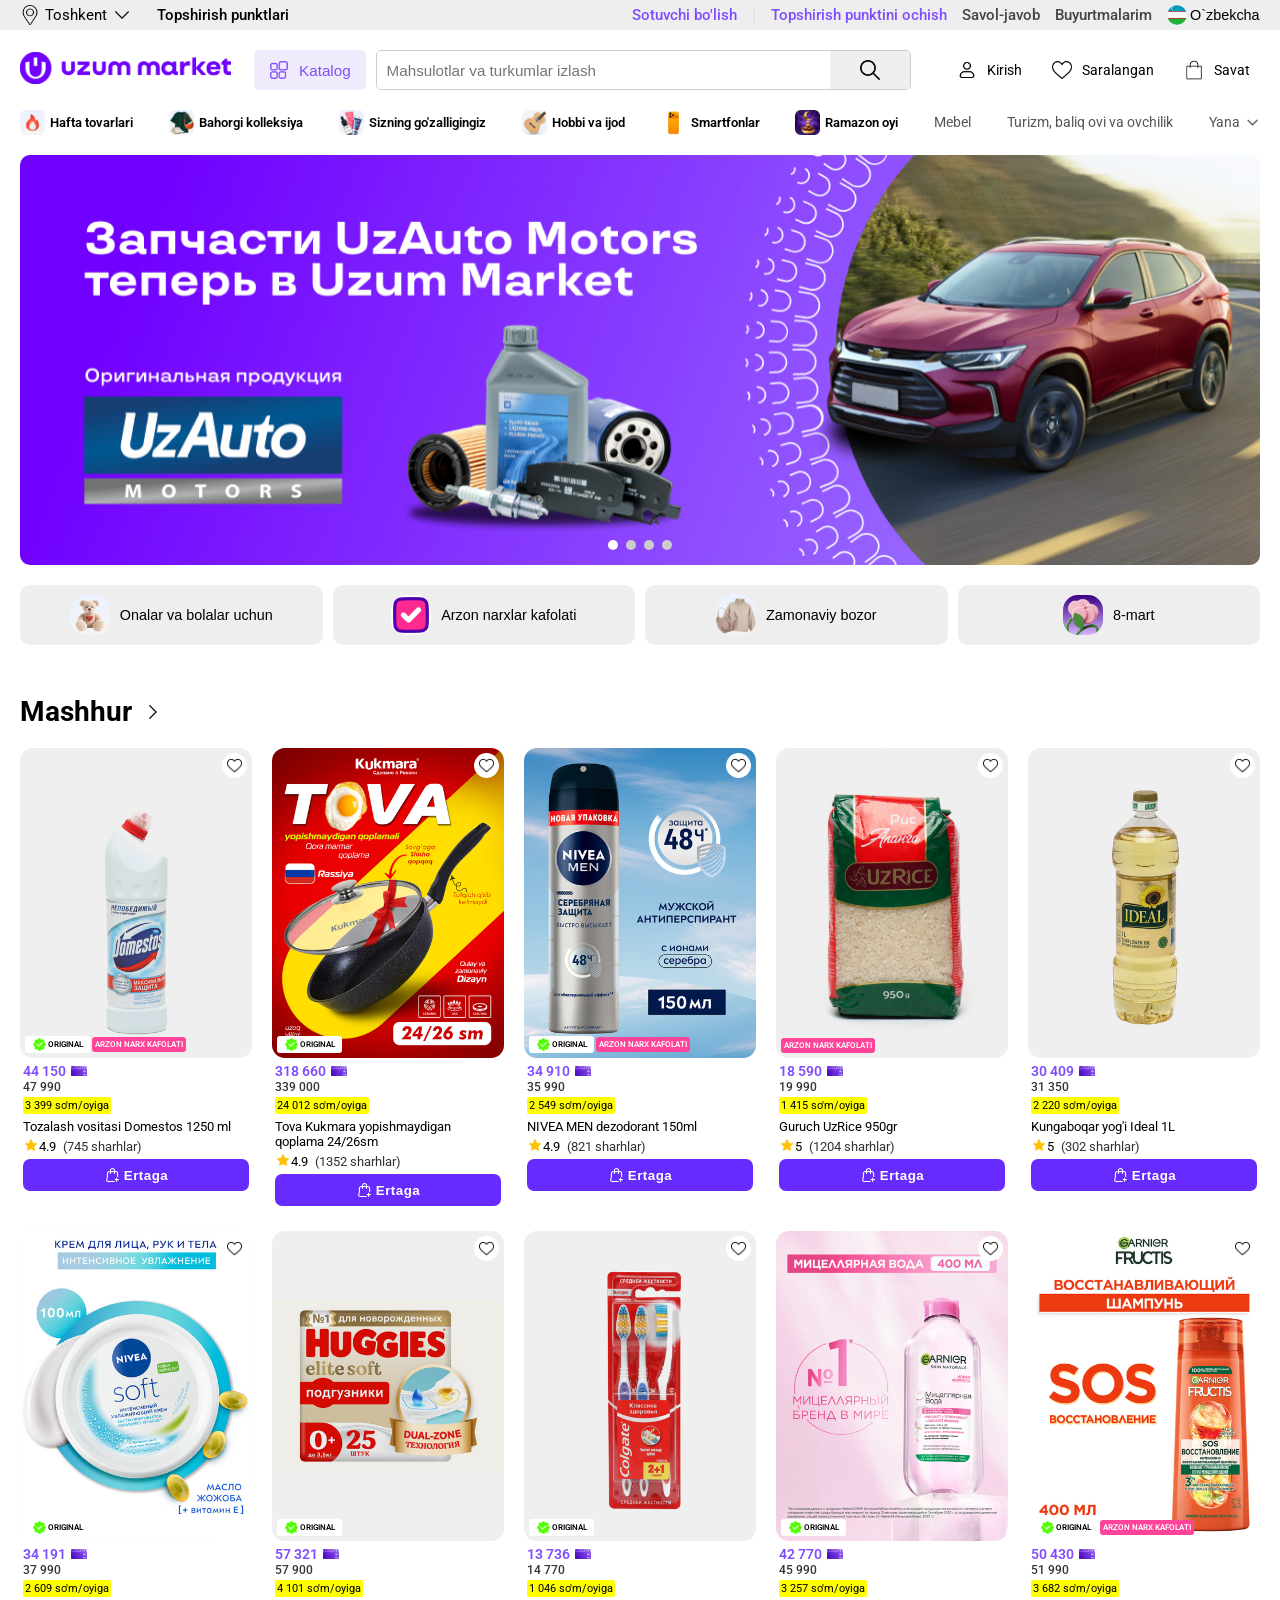
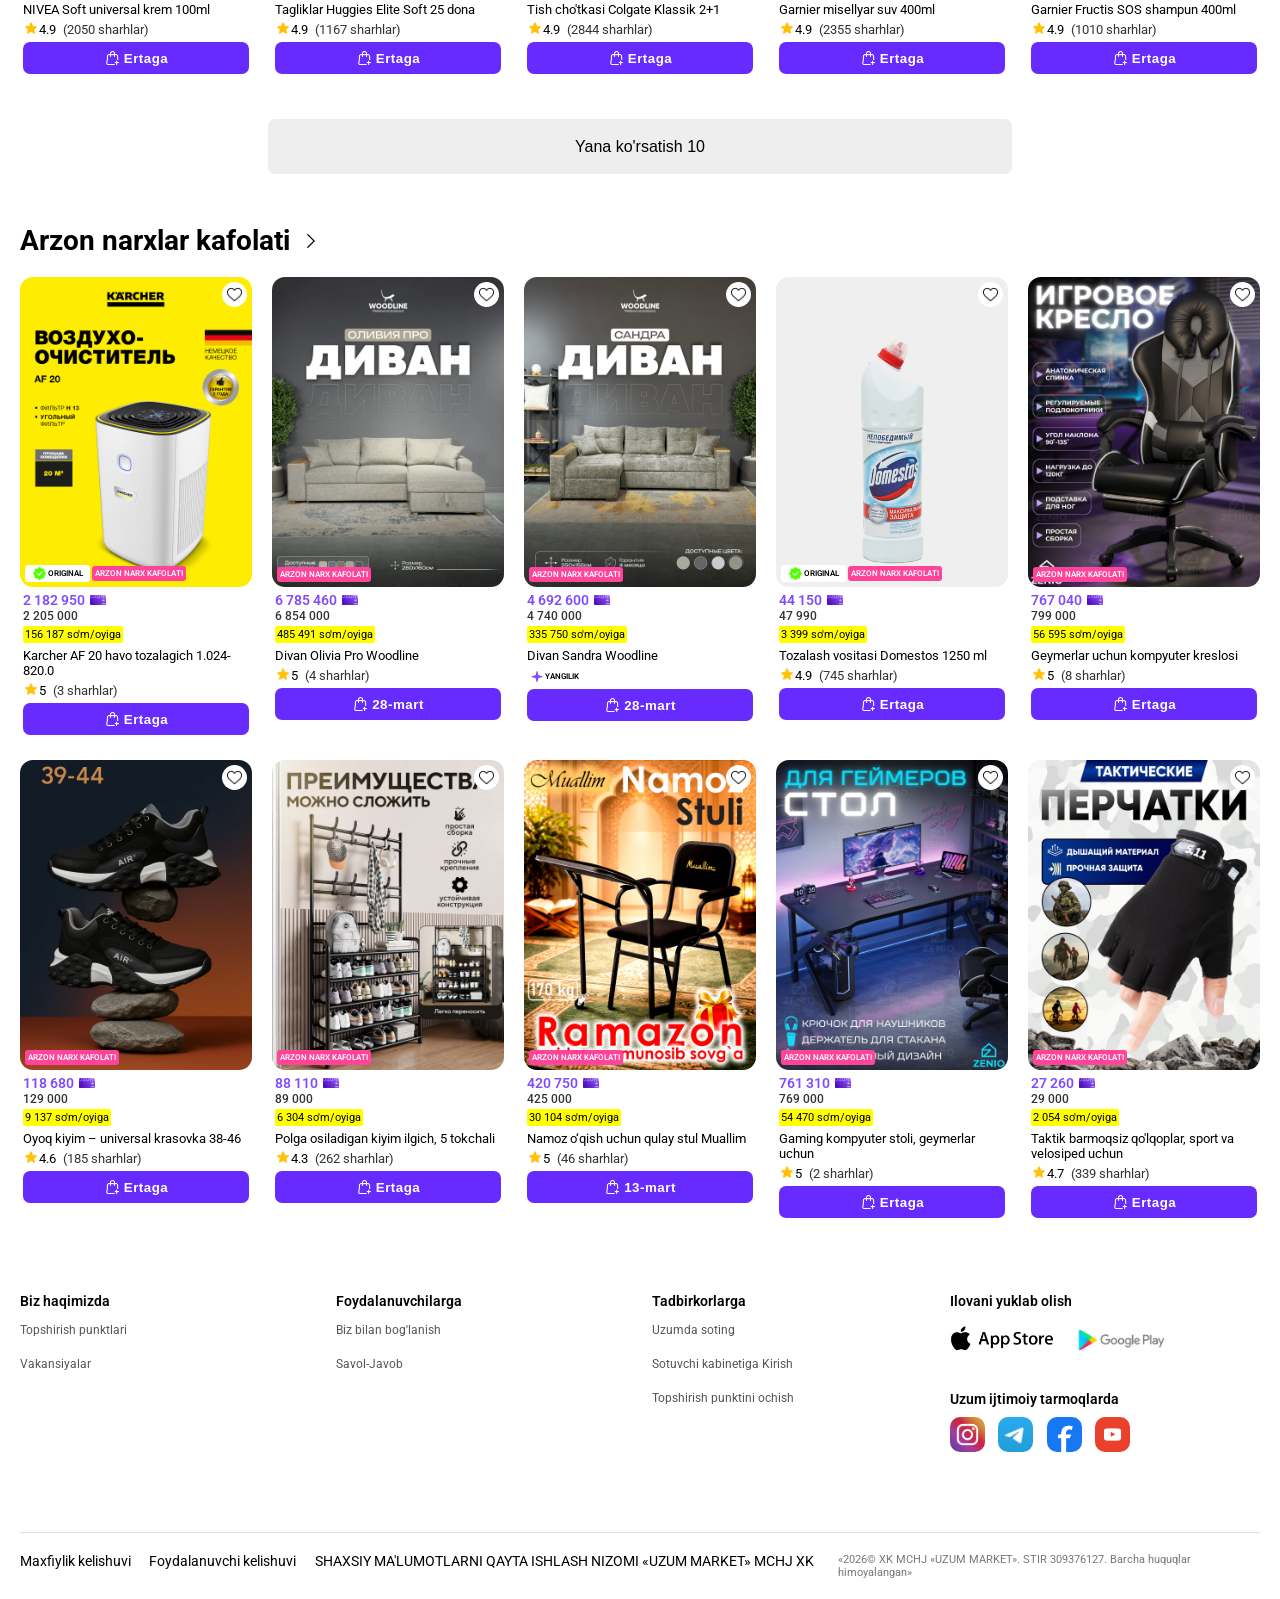
<file: index.html>
<!DOCTYPE html>
<html lang="en">

<head>
    <meta charset="UTF-8">
    <meta name="viewport" content="width=device-width, initial-scale=1.0">
    <title>Uzum Market</title>
    <link rel="icon" href="./assets/icons/tab-logo.png">
    <link rel="stylesheet" href="./css/main.css">
    <link rel="stylesheet" href="./css/layout/header.css">
    <link rel="stylesheet" href="./css/layout/slider.css">
    <link rel="stylesheet" href="./css/layout/trend__categories.css">
    <link rel="stylesheet" href="./css/layout/cards.css">
    <link rel="stylesheet" href="./css/layout/catalog.css">
    <link rel="stylesheet" href="./css/layout/footer.css">
    <link rel="stylesheet" href="./css/layout/cart.css">
</head>

<body>
    <header>
        <div class="top__header">
            <div class="container">
                <div class="header__left">
                    <div class="header__location">
                        <div class="icon__div">
                            <img src="./assets/icons/pin.png" alt="">
                        </div>
                        <span>Toshkent</span>
                        <div class="icon__div">
                            <img src="./assets/icons/down-arrow.png" alt="">
                        </div>
                    </div>
                    <a href="./delivery-points.html" class="link__button pointsBtn">Topshirish punktlari</a>
                </div>
                <div class="header__right">
                    <a href="" class="link__button">Sotuvchi bo'lish</a>
                    <span class="header__right__line">|</span>
                    <a href="" class="link__button">Topshirish punktini ochish</a>
                    <a href="" class="link__button">Savol-javob</a>
                    <a href="" class="link__button">Buyurtmalarim</a>
                    <div class="language__select">
                        <div class="language__select__icon">
                            <img src="./assets/icons/uz-flag-icon.jpg" alt="">
                        </div>
                        <select name="" id="">
                            <option value="" selected>
                                <div class="icon__div">
                                    <img src="./assets/icons/uz-flag-icon.jpg" alt="">
                                </div>
                                <span>O`zbekcha</span>
                            </option>
                            <option value="">
                                <div class="icon__div">
                                    <img src="./assets/icons/ru-flag-icon.png" alt="">
                                </div>
                                <span>Русский</span>
                            </option>
                        </select>
                    </div>
                </div>
            </div>
        </div>
        <div class="container">
            <a href="./index.html" class="logo">
                <img src="./assets/icons/logo-icon+name.png" alt="Uzum">
            </a>
            <div class="header__middle">
                <button class="catalog__button">
                    <div class="icon__div">
                        <img src="./assets/icons/catalog.png" alt="">
                    </div>
                    <span>Katalog</span>
                </button>
                <div class="search">
                    <input type="text" class="search__input" placeholder="Mahsulotlar va turkumlar izlash">
                    <button type="submit" class="search__button">
                        <div class="icon__div">
                            <img src="./assets/icons/loupe.png" alt="">
                        </div>
                    </button>
                </div>
            </div>
            <div class="header__actions">
                <div class="header__button">
                    <div class="icon__div">
                        <img src="./assets/icons/people.png" alt="">
                    </div>
                    <span>Kirish</span>
                </div>
                <a href="./wishes.html" class="header__button">
                    <div class="icon__div">
                        <img src="./assets/icons/heart.png" alt="">
                    </div>
                    <span>Saralangan</span>
                </a>
                <a href="./cart.html" class="header__button">
                    <div class="icon__div">
                        <img src="./assets/icons/shopping-bag.png" alt="">
                    </div>
                    <span class="cartBtn__text">Savat</span>
                    <span class="cart__badge">0</span>
                </a>
            </div>
        </div>
        <div class="catalog-container">
            <div class="catalog">
                <div class="catalog-left"></div>
                <div class="catalog-right"></div>
            </div>
        </div>
        <div class="container">
            <div class="top__categories">
                <div class="top__category__button">
                    <div class="icon__div">
                        <img src="./assets/images/category-1.png" alt="">
                    </div>
                    <span>Hafta tovarlari</span>
                </div>
                <div class="top__category__button">
                    <div class="icon__div">
                        <img src="./assets/images/category-2.png" alt="">
                    </div>
                    <span>Bahorgi kolleksiya</span>
                </div>
                <div class="top__category__button">
                    <div class="icon__div">
                        <img src="./assets/images/category-3.png" alt="">
                    </div>
                    <span>Sizning go'zalligingiz</span>
                </div>
                <div class="top__category__button">
                    <div class="icon__div">
                        <img src="./assets/images/category-4.png" alt="">
                    </div>
                    <span>Hobbi va ijod</span>
                </div>
                <div class="top__category__button">
                    <div class="icon__div">
                        <img src="./assets/images/category-5.png" alt="">
                    </div>
                    <span>Smartfonlar</span>
                </div>
                <div class="top__category__button">
                    <div class="icon__div">
                        <img src="./assets/images/category-6.png" alt="">
                    </div>
                    <span>Ramazon oyi</span>
                </div>
                <a class="top__category__link">
                    <span>Mebel</span>
                </a>
                <a class="top__category__link">
                    <span>Turizm, baliq ovi va ovchilik</span>
                </a>
                <a class="top__category__link">
                    <span>Yana</span>
                    <div class="icon__div">
                        <img src="./assets/icons/down-arrow.png" alt="">
                    </div>
                </a>
            </div>
        </div>
    </header>

    <main>
        <div class="container">
            <div class="slider">
                <div class="slider__banners"></div>
                <div class="slider__items"></div>
            </div>
        </div>
        <div class="container">
            <div class="trend__categories">
                <button class="trend__category">
                    <div class="trend__category__icon">
                        <img src="./assets/images/trend-category-1.png" alt="">
                    </div>
                    <span>Onalar va bolalar uchun</span>
                </button>
                <button class="trend__category">
                    <div class="trend__category__icon">
                        <img src="./assets/images/trend-category-2.png" alt="">
                    </div>
                    <span>Arzon narxlar kafolati</span>
                </button>
                <button class="trend__category">
                    <div class="trend__category__icon">
                        <img src="./assets/images/trend-category-3.png" alt="">
                    </div>
                    <span>Zamonaviy bozor</span>
                </button>
                <button class="trend__category">
                    <div class="trend__category__icon">
                        <img src="./assets/images/trend-category-4.png" alt="">
                    </div>
                    <span>8-mart</span>
                </button>
            </div>
        </div>
        <div class="container">
            <h1 class="popular__products">
                <span>Mashhur</span>
                <div class="popular__products__icon">
                    <img src="./assets/icons/down-arrow.png" alt="">
                </div>
            </h1>
            <div class="popular__products__container"></div>
            <button class="show__more">
                <span>Yana ko'rsatish 10</span>
            </button>
        </div>
        <div class="container">
            <h1 class="popular__products">
                <span>Arzon narxlar kafolati</span>
                <div class="popular__products__icon">
                    <img src="./assets/icons/down-arrow.png" alt="">
                </div>
            </h1>
            <div class="cheaper__products__container"></div>
        </div>
    </main>

    <footer>
        <div class="container">
            <div class="footer__links">
                <ul class="footer__list">
                    <li class="footer__list__title">Biz haqimizda</li>
                    <li class="footer__list_item">
                        <a href="./delivery-points.html" class="footer__list__link">Topshirish punktlari</a>
                    </li>
                    <li class="footer__list_item">
                        <a href="./delivery-points.html" class="footer__list__link">Vakansiyalar</a>
                    </li>
                </ul>
                <ul class="footer__list">
                    <li class="footer__list__title">Foydalanuvchilarga</li>
                    <li class="footer__list_item">
                        <a href="" class="footer__list__link">Biz bilan bog'lanish</a>
                    </li>
                    <li class="footer__list_item">
                        <a href="" class="footer__list__link">Savol-Javob</a>
                    </li>
                </ul>
                <ul class="footer__list">
                    <li class="footer__list__title">Tadbirkorlarga</li>
                    <li class="footer__list_item">
                        <a href="" class="footer__list__link">Uzumda soting</a>
                    </li>
                    <li class="footer__list_item">
                        <a href="" class="footer__list__link">Sotuvchi kabinetiga Kirish</a>
                    </li>
                    <li class="footer__list_item">
                        <a href="" class="footer__list__link">Topshirish punktini ochish</a>
                    </li>
                </ul>
            </div>
            <div class="footer__social">
                <div class="footer__app">
                    <h4 class="footer__app__title">Ilovani yuklab olish</h4>
                    <div class="footer__app__icons">
                        <a href="" class="footer__app__icon">
                            <img src="./assets/icons/appstore-icon.png" alt="appstore">
                        </a>
                        <a href="" class="footer__app__icon">
                            <img src="./assets/icons/googleplay-icon.png" alt="googleplay">
                        </a>
                    </div>
                </div>
                <div class="footer__social__media">
                    <h4 class="footer__social__media__title">Uzum ijtimoiy tarmoqlarda</h4>
                    <div class="footer__social__media__icons">
                        <a href="" class="footer__social__media__icon">
                            <img src="./assets/icons/instagram-icon.png" alt="instagram">
                        </a>
                        <a href="" class="footer__social__media__icon">
                            <img src="./assets/icons/telegram-icon.png" alt="telegram">
                        </a>
                        <a href="" class="footer__social__media__icon">
                            <img src="./assets/icons/facebook-icon.png" alt="facebook">
                        </a>
                        <a href="" class="footer__social__media__icon">
                            <img src="./assets/icons/youtube-icon.png" alt="youtube">
                        </a>
                    </div>
                </div>
            </div>
        </div>
        <div class="container">
            <div class="footer__bottom">
                <div class="footer__bottom__left">
                    <a href="" class="footer__bottom__link">Maxfiylik kelishuvi</a>
                    <a href="" class="footer__bottom__link">Foydalanuvchi kelishuvi</a>
                    <a href="" class="footer__bottom__link">SHAXSIY MA'LUMOTLARNI QAYTA ISHLASH NIZOMI «UZUM MARKET»
                        MCHJ XK</a>
                </div>
                <div class="footer__copyright">
                    <p class="footer__copyright__copy">«2026© XK MCHJ «UZUM MARKET». STIR 309376127. Barcha huquqlar
                        himoyalangan»</p>
                </div>
            </div>
        </div>
    </footer>

    <script src="./js/main.js"></script>
    <script src="./js/catalogPage.js"></script>
    <script src="./data/slider/slider.js"></script>
    <script src="./data/product/products.js"></script>
    <script src="./data/category/categories.js"></script>
    <script src="./js/modules/slider.js"></script>
    <script src="./js/modules/cards.js"></script>
    <script src="./js/modules/category.js"></script>
    <script src="./js/cart.js"></script>
</body>

</html>
</file>
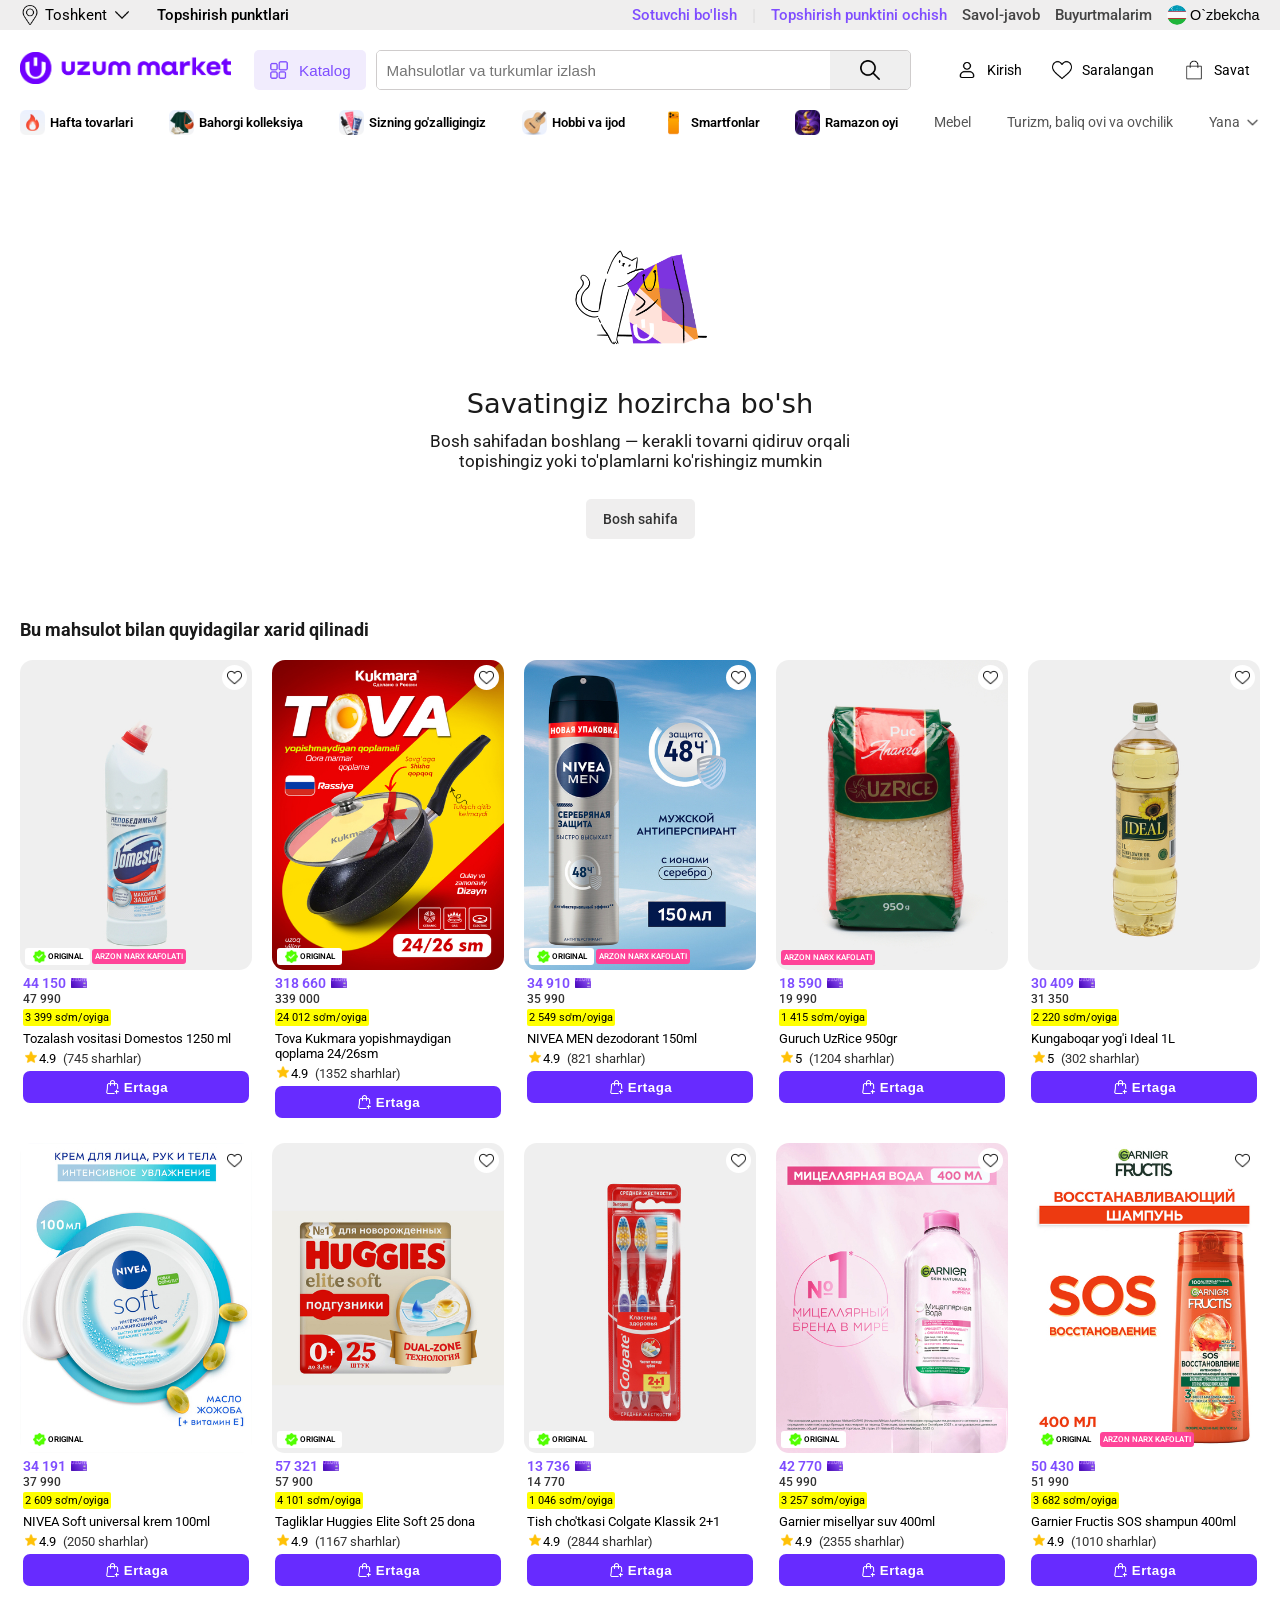
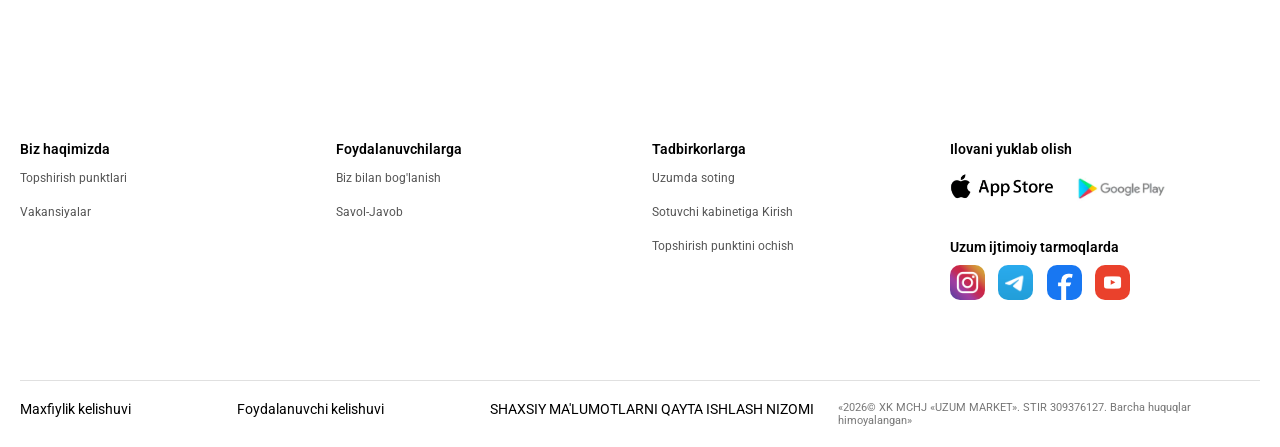
<file: cart.html>
<!DOCTYPE html>
<html lang="uz">

<head>
    <meta charset="UTF-8">
    <meta name="viewport" content="width=device-width, initial-scale=1.0">
    <title>Savat — Uzum</title>
    <link rel="icon" href="./assets/icons/tab-logo.png">
    <link rel="stylesheet" href="./css/main.css">
    <link rel="stylesheet" href="./css/layout/header.css">
    <link rel="stylesheet" href="./css/layout/cards.css">
    <link rel="stylesheet" href="./css/layout/catalog.css">
    <link rel="stylesheet" href="./css/layout/footer.css">
    <link rel="stylesheet" href="./css/layout/cart.css">
</head>

<body>
    <header>
        <div class="top__header">
            <div class="container">
                <div class="header__left">
                    <div class="header__location">
                        <div class="icon__div"><img src="./assets/icons/pin.png" alt=""></div>
                        <span>Toshkent</span>
                        <div class="icon__div"><img src="./assets/icons/down-arrow.png" alt=""></div>
                    </div>
                    <a href="./delivery-points.html" class="link__button">Topshirish punktlari</a>
                </div>
                <div class="header__right">
                    <a href="" class="link__button">Sotuvchi bo'lish</a>
                    <span class="header__right__line">|</span>
                    <a href="" class="link__button">Topshirish punktini ochish</a>
                    <a href="" class="link__button">Savol-javob</a>
                    <a href="" class="link__button">Buyurtmalarim</a>
                    <div class="language__select">
                        <div class="language__select__icon">
                            <img src="./assets/icons/uz-flag-icon.jpg" alt="">
                        </div>
                        <select>
                            <option value="" selected>O`zbekcha</option>
                            <option value="">Русский</option>
                        </select>
                    </div>
                </div>
            </div>
        </div>
        <div class="container">
            <a href="./index.html" class="logo">
                <img src="./assets/icons/logo-icon+name.png" alt="Uzum">
            </a>
            <div class="header__middle">
                <button class="catalog__button">
                    <div class="icon__div"><img src="./assets/icons/catalog.png" alt=""></div>
                    <span>Katalog</span>
                </button>
                <div class="search">
                    <input type="text" class="search__input" placeholder="Mahsulotlar va turkumlar izlash">
                    <button type="submit" class="search__button">
                        <div class="icon__div"><img src="./assets/icons/loupe.png" alt=""></div>
                    </button>
                </div>
            </div>
            <div class="header__actions">
                <div class="header__button">
                    <div class="icon__div"><img src="./assets/icons/people.png" alt=""></div>
                    <span>Kirish</span>
                </div>
                <a href="./wishes.html" class="header__button">
                    <div class="icon__div"><img src="./assets/icons/heart.png" alt=""></div>
                    <span>Saralangan</span>
                </a>
                <a href="./cart.html" class="header__button">
                    <div class="icon__div"><img src="./assets/icons/shopping-bag.png" alt=""></div>
                    <span class="cartBtn__text">Savat</span>
                    <span class="cart__badge">0</span>
                </a>
            </div>
        </div>
        <div class="catalog-container">
            <div class="catalog">
                <div class="catalog-left"></div>
                <div class="catalog-right"></div>
            </div>
        </div>
        <div class="container">
            <div class="top__categories">
                <div class="top__category__button">
                    <div class="icon__div"><img src="./assets/images/category-1.png" alt=""></div>
                    <span>Hafta tovarlari</span>
                </div>
                <div class="top__category__button">
                    <div class="icon__div"><img src="./assets/images/category-2.png" alt=""></div>
                    <span>Bahorgi kolleksiya</span>
                </div>
                <div class="top__category__button">
                    <div class="icon__div"><img src="./assets/images/category-3.png" alt=""></div>
                    <span>Sizning go'zalligingiz</span>
                </div>
                <div class="top__category__button">
                    <div class="icon__div"><img src="./assets/images/category-4.png" alt=""></div>
                    <span>Hobbi va ijod</span>
                </div>
                <div class="top__category__button">
                    <div class="icon__div"><img src="./assets/images/category-5.png" alt=""></div>
                    <span>Smartfonlar</span>
                </div>
                <div class="top__category__button">
                    <div class="icon__div"><img src="./assets/images/category-6.png" alt=""></div>
                    <span>Ramazon oyi</span>
                </div>
                <a class="top__category__link"><span>Mebel</span></a>
                <a class="top__category__link"><span>Turizm, baliq ovi va ovchilik</span></a>
                <a class="top__category__link">
                    <span>Yana</span>
                    <div class="icon__div"><img src="./assets/icons/down-arrow.png" alt=""></div>
                </a>
            </div>
        </div>
    </header>

    <main id="cartApp"></main>

    <footer>
        <div class="container">
            <div class="footer__links">
                <ul class="footer__list">
                    <li class="footer__list__title">Biz haqimizda</li>
                    <li class="footer__list_item"><a href="./delivery-points.html" class="footer__list__link">Topshirish punktlari</a></li>
                    <li class="footer__list_item"><a href="./delivery-points.html" class="footer__list__link">Vakansiyalar</a></li>
                </ul>
                <ul class="footer__list">
                    <li class="footer__list__title">Foydalanuvchilarga</li>
                    <li class="footer__list_item"><a href="" class="footer__list__link">Biz bilan bog'lanish</a></li>
                    <li class="footer__list_item"><a href="" class="footer__list__link">Savol-Javob</a></li>
                </ul>
                <ul class="footer__list">
                    <li class="footer__list__title">Tadbirkorlarga</li>
                    <li class="footer__list_item"><a href="" class="footer__list__link">Uzumda soting</a></li>
                    <li class="footer__list_item"><a href="" class="footer__list__link">Sotuvchi kabinetiga Kirish</a></li>
                    <li class="footer__list_item"><a href="" class="footer__list__link">Topshirish punktini ochish</a></li>
                </ul>
            </div>
            <div class="footer__social">
                <div class="footer__app">
                    <h4 class="footer__app__title">Ilovani yuklab olish</h4>
                    <div class="footer__app__icons">
                        <a href="" class="footer__app__icon"><img src="./assets/icons/appstore-icon.png" alt="appstore"></a>
                        <a href="" class="footer__app__icon"><img src="./assets/icons/googleplay-icon.png" alt="googleplay"></a>
                    </div>
                </div>
                <div class="footer__social__media">
                    <h4 class="footer__social__media__title">Uzum ijtimoiy tarmoqlarda</h4>
                    <div class="footer__social__media__icons">
                        <a href="" class="footer__social__media__icon"><img src="./assets/icons/instagram-icon.png" alt="instagram"></a>
                        <a href="" class="footer__social__media__icon"><img src="./assets/icons/telegram-icon.png" alt="telegram"></a>
                        <a href="" class="footer__social__media__icon"><img src="./assets/icons/facebook-icon.png" alt="facebook"></a>
                        <a href="" class="footer__social__media__icon"><img src="./assets/icons/youtube-icon.png" alt="youtube"></a>
                    </div>
                </div>
            </div>
        </div>
        <div class="container">
            <div class="footer__bottom">
                <div class="footer__bottom__left">
                    <a href="" class="footer__bottom__link">Maxfiylik kelishuvi</a>
                    <a href="" class="footer__bottom__link">Foydalanuvchi kelishuvi</a>
                    <a href="" class="footer__bottom__link">SHAXSIY MA'LUMOTLARNI QAYTA ISHLASH NIZOMI</a>
                </div>
                <div class="footer__copyright">
                    <p class="footer__copyright__copy">«2026© XK MCHJ «UZUM MARKET». STIR 309376127. Barcha huquqlar himoyalangan»</p>
                </div>
            </div>
        </div>
    </footer>

    <script src="./js/main.js"></script>
    <script src="./data/product/products.js"></script>
    <script src="./data/category/categories.js"></script>
    <script src="./js/modules/cards.js"></script>
    <script src="./js/modules/category.js"></script>
    <script src="./js/cart.js"></script>
</body>

</html>
</file>
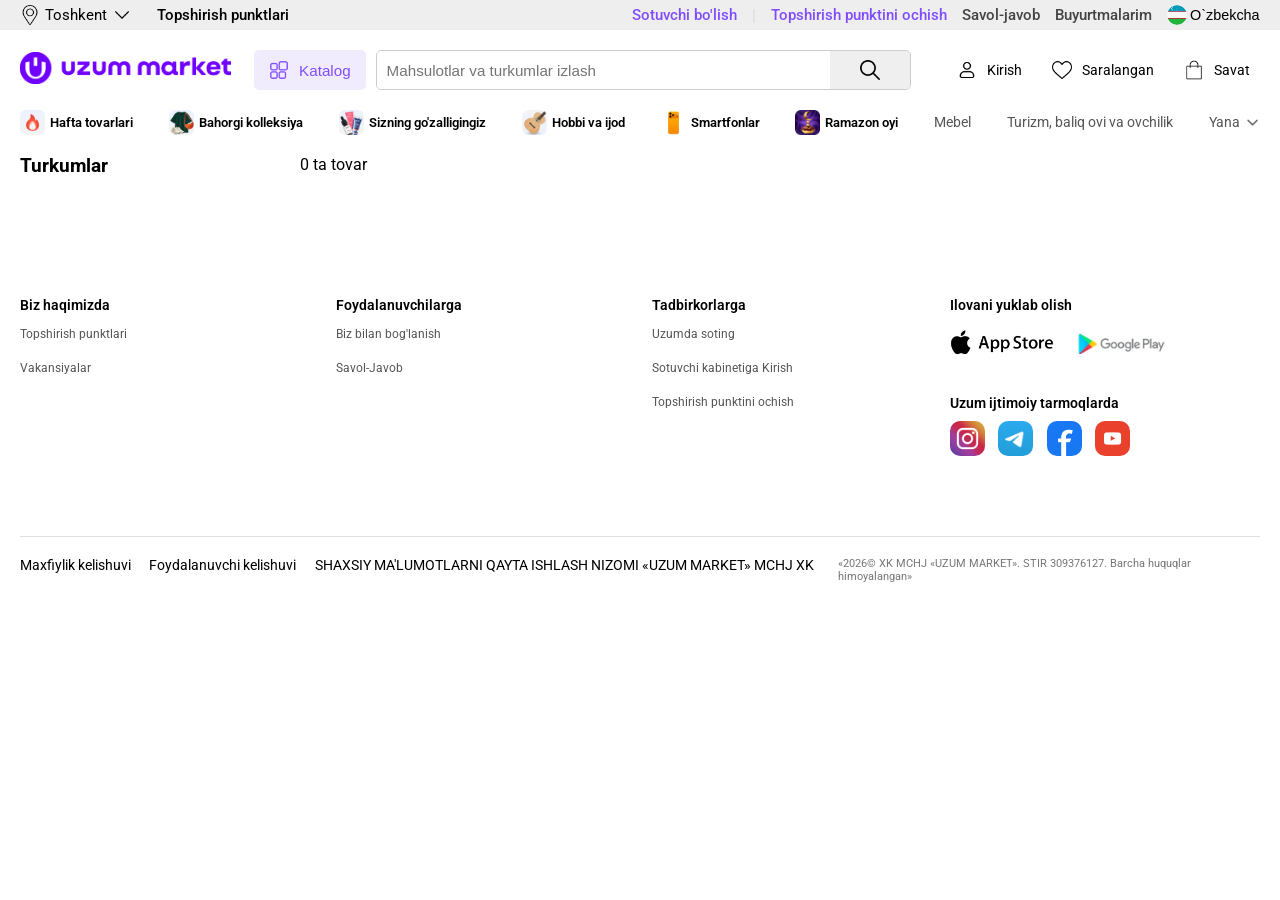
<file: catalog.html>
<!DOCTYPE html>
<html lang="en">

<head>
    <meta charset="UTF-8">
    <meta name="viewport" content="width=device-width, initial-scale=1.0">
    <title>Uzum Market</title>
    <link rel="icon" href="./assets/icons/tab-logo.png">
    <link rel="stylesheet" href="./css/main.css">
    <link rel="stylesheet" href="./css/catalogPage.css">
    <link rel="stylesheet" href="./css/layout/header.css">
    <link rel="stylesheet" href="./css/layout/slider.css">
    <link rel="stylesheet" href="./css/layout/trend__categories.css">
    <link rel="stylesheet" href="./css/layout/cards.css">
    <link rel="stylesheet" href="./css/layout/catalog.css">
    <link rel="stylesheet" href="./css/layout/footer.css">
    <link rel="stylesheet" href="./css/layout/cart.css">
</head>

<body>
    <header>
        <div class="top__header">
            <div class="container">
                <div class="header__left">
                    <div class="header__location">
                        <div class="icon__div">
                            <img src="./assets/icons/pin.png" alt="">
                        </div>
                        <span>Toshkent</span>
                        <div class="icon__div">
                            <img src="./assets/icons/down-arrow.png" alt="">
                        </div>
                    </div>
                    <a href="./delivery-points.html" class="link__button">Topshirish punktlari</a>
                </div>
                <div class="header__right">
                    <a href="" class="link__button">Sotuvchi bo'lish</a>
                    <span class="header__right__line">|</span>
                    <a href="" class="link__button">Topshirish punktini ochish</a>
                    <a href="" class="link__button">Savol-javob</a>
                    <a href="" class="link__button">Buyurtmalarim</a>
                    <div class="language__select">
                        <div class="language__select__icon">
                            <img src="./assets/icons/uz-flag-icon.jpg" alt="">
                        </div>
                        <select name="" id="">
                            <option value="" selected>
                                <div class="icon__div">
                                    <img src="./assets/icons/uz-flag-icon.jpg" alt="">
                                </div>
                                <span>O`zbekcha</span>
                            </option>
                            <option value="">
                                <div class="icon__div">
                                    <img src="./assets/icons/ru-flag-icon.png" alt="">
                                </div>
                                <span>Русский</span>
                            </option>
                        </select>
                    </div>
                </div>
            </div>
        </div>
        <div class="container">
            <a href="./index.html" class="logo">
                <img src="./assets/icons/logo-icon+name.png" alt="Uzum">
            </a>
            <div class="header__middle">
                <button class="catalog__button">
                    <div class="icon__div">
                        <img src="./assets/icons/catalog.png" alt="">
                    </div>
                    <span>Katalog</span>
                </button>
                <div class="search">
                    <input type="text" class="search__input" placeholder="Mahsulotlar va turkumlar izlash">
                    <button type="submit" class="search__button">
                        <div class="icon__div">
                            <img src="./assets/icons/loupe.png" alt="">
                        </div>
                    </button>
                </div>
            </div>
            <div class="header__actions">
                <div class="header__button">
                    <div class="icon__div">
                        <img src="./assets/icons/people.png" alt="">
                    </div>
                    <span>Kirish</span>
                </div>
                <a href="./wishes.html" class="header__button">
                    <div class="icon__div">
                        <img src="./assets/icons/heart.png" alt="">
                    </div>
                    <span>Saralangan</span>
                </a>
                <a href="./cart.html" class="header__button">
                    <div class="icon__div">
                        <img src="./assets/icons/shopping-bag.png" alt="">
                    </div>
                    <span class="cartBtn__text">Savat</span>
                    <span class="cart__badge">0</span>
                </a>
            </div>
        </div>
        <div class="catalog-container">
            <div class="catalog">
                <div class="catalog-left"></div>
                <div class="catalog-right"></div>
            </div>
        </div>
        <div class="container">
            <div class="top__categories">
                <div class="top__category__button">
                    <div class="icon__div">
                        <img src="./assets/images/category-1.png" alt="">
                    </div>
                    <span>Hafta tovarlari</span>
                </div>
                <div class="top__category__button">
                    <div class="icon__div">
                        <img src="./assets/images/category-2.png" alt="">
                    </div>
                    <span>Bahorgi kolleksiya</span>
                </div>
                <div class="top__category__button">
                    <div class="icon__div">
                        <img src="./assets/images/category-3.png" alt="">
                    </div>
                    <span>Sizning go'zalligingiz</span>
                </div>
                <div class="top__category__button">
                    <div class="icon__div">
                        <img src="./assets/images/category-4.png" alt="">
                    </div>
                    <span>Hobbi va ijod</span>
                </div>
                <div class="top__category__button">
                    <div class="icon__div">
                        <img src="./assets/images/category-5.png" alt="">
                    </div>
                    <span>Smartfonlar</span>
                </div>
                <div class="top__category__button">
                    <div class="icon__div">
                        <img src="./assets/images/category-6.png" alt="">
                    </div>
                    <span>Ramazon oyi</span>
                </div>
                <a class="top__category__link">
                    <span>Mebel</span>
                </a>
                <a class="top__category__link">
                    <span>Turizm, baliq ovi va ovchilik</span>
                </a>
                <a class="top__category__link">
                    <span>Yana</span>
                    <div class="icon__div">
                        <img src="./assets/icons/down-arrow.png" alt="">
                    </div>
                </a>
            </div>
        </div>
    </header>

    <main>
        <section class="catalogPage">
            <div class="container">
                <aside class="catalogPage__filter">
                    <h3>Turkumlar</h3>
                    <div class="catalogPage__categories"></div>
                </aside>
                <div class="catalogPage__products">
                    <h1 class="catalogPage__title"></h1>
                    <span class="catalogPage__count"></span>
                    <div class="catalogPage__products__container"></div>
                </div>
            </div>
        </section>
    </main>

    <footer>
        <div class="container">
            <div class="footer__links">
                <ul class="footer__list">
                    <li class="footer__list__title">Biz haqimizda</li>
                    <li class="footer__list_item">
                        <a href="./delivery-points.html" class="footer__list__link">Topshirish punktlari</a>
                    </li>
                    <li class="footer__list_item">
                        <a href="./delivery-points.html" class="footer__list__link">Vakansiyalar</a>
                    </li>
                </ul>
                <ul class="footer__list">
                    <li class="footer__list__title">Foydalanuvchilarga</li>
                    <li class="footer__list_item">
                        <a href="" class="footer__list__link">Biz bilan bog'lanish</a>
                    </li>
                    <li class="footer__list_item">
                        <a href="" class="footer__list__link">Savol-Javob</a>
                    </li>
                </ul>
                <ul class="footer__list">
                    <li class="footer__list__title">Tadbirkorlarga</li>
                    <li class="footer__list_item">
                        <a href="" class="footer__list__link">Uzumda soting</a>
                    </li>
                    <li class="footer__list_item">
                        <a href="" class="footer__list__link">Sotuvchi kabinetiga Kirish</a>
                    </li>
                    <li class="footer__list_item">
                        <a href="" class="footer__list__link">Topshirish punktini ochish</a>
                    </li>
                </ul>
            </div>
            <div class="footer__social">
                <div class="footer__app">
                    <h4 class="footer__app__title">Ilovani yuklab olish</h4>
                    <div class="footer__app__icons">
                        <a href="" class="footer__app__icon">
                            <img src="./assets/icons/appstore-icon.png" alt="appstore">
                        </a>
                        <a href="" class="footer__app__icon">
                            <img src="./assets/icons/googleplay-icon.png" alt="googleplay">
                        </a>
                    </div>
                </div>
                <div class="footer__social__media">
                    <h4 class="footer__social__media__title">Uzum ijtimoiy tarmoqlarda</h4>
                    <div class="footer__social__media__icons">
                        <a href="" class="footer__social__media__icon">
                            <img src="./assets/icons/instagram-icon.png" alt="instagram">
                        </a>
                        <a href="" class="footer__social__media__icon">
                            <img src="./assets/icons/telegram-icon.png" alt="telegram">
                        </a>
                        <a href="" class="footer__social__media__icon">
                            <img src="./assets/icons/facebook-icon.png" alt="facebook">
                        </a>
                        <a href="" class="footer__social__media__icon">
                            <img src="./assets/icons/youtube-icon.png" alt="youtube">
                        </a>
                    </div>
                </div>
            </div>
        </div>
        <div class="container">
            <div class="footer__bottom">
                <div class="footer__bottom__left">
                    <a href="" class="footer__bottom__link">Maxfiylik kelishuvi</a>
                    <a href="" class="footer__bottom__link">Foydalanuvchi kelishuvi</a>
                    <a href="" class="footer__bottom__link">SHAXSIY MA'LUMOTLARNI QAYTA ISHLASH NIZOMI «UZUM MARKET»
                        MCHJ XK</a>
                </div>
                <div class="footer__copyright">
                    <p class="footer__copyright__copy">«2026© XK MCHJ «UZUM MARKET». STIR 309376127. Barcha huquqlar
                        himoyalangan»</p>
                </div>
            </div>
        </div>
    </footer>

    <script src="./js/main.js"></script>
    <script src="./data/product/products.js"></script>
    <script src="./data/category/categories.js"></script>
    <script src="./js/modules/cards.js"></script>
    <script src="./js/modules/category.js"></script>
    <script src="./js/catalogPage.js"></script>
    <script src="./js/cart.js"></script>
</body>

</html>
</file>
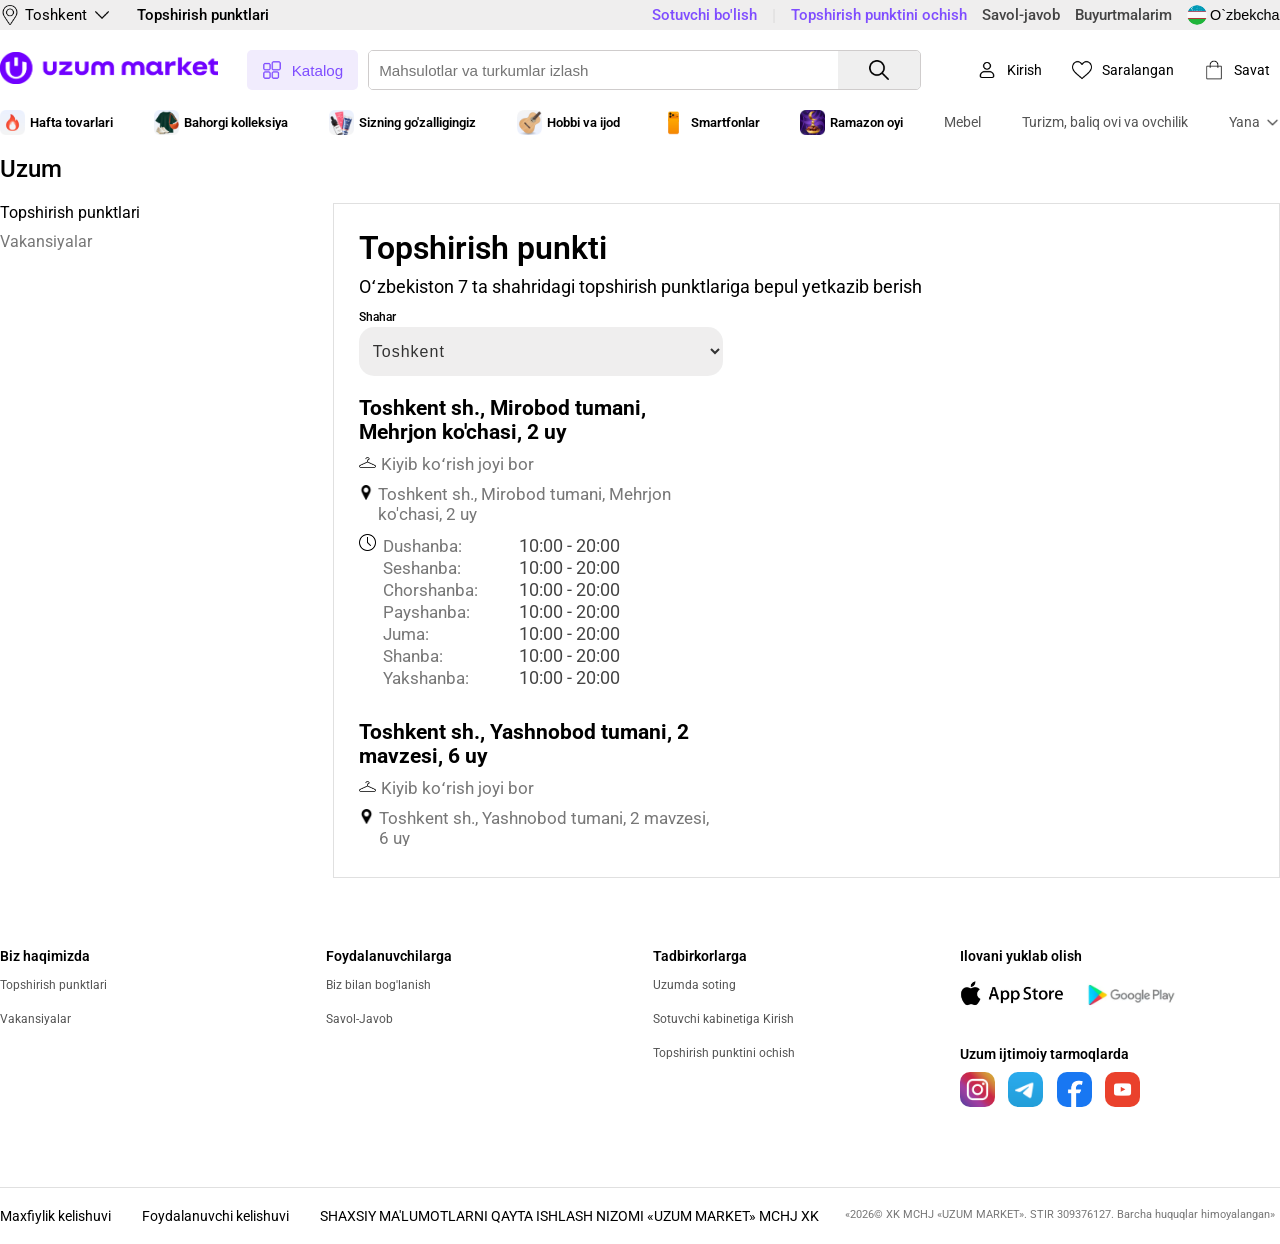
<file: delivery-points.html>
<!DOCTYPE html>
<html lang="en">

<head>
    <meta charset="UTF-8">
    <meta name="viewport" content="width=device-width, initial-scale=1.0">
    <title>Uzum Market</title>
    <link rel="icon" href="./assets/icons/tab-logo.png">
    <link rel="stylesheet" href="./css/delivery-points.css">
    <link rel="stylesheet" href="./css/catalogPage.css">
    <link rel="stylesheet" href="./css/layout/header.css">
    <link rel="stylesheet" href="./css/layout/slider.css">
    <link rel="stylesheet" href="./css/layout/trend__categories.css">
    <link rel="stylesheet" href="./css/layout/cards.css">
    <link rel="stylesheet" href="./css/layout/catalog.css">
    <link rel="stylesheet" href="./css/layout/footer.css">
</head>

<body>
    <header>
        <div class="top__header">
            <div class="container">
                <div class="header__left">
                    <div class="header__location">
                        <div class="icon__div">
                            <img src="./assets/icons/pin.png" alt="">
                        </div>
                        <span>Toshkent</span>
                        <div class="icon__div">
                            <img src="./assets/icons/down-arrow.png" alt="">
                        </div>
                    </div>
                    <a href="./delivery-points.html" class="link__button">Topshirish punktlari</a>
                </div>
                <div class="header__right">
                    <a href="" class="link__button">Sotuvchi bo'lish</a>
                    <span class="header__right__line">|</span>
                    <a href="" class="link__button">Topshirish punktini ochish</a>
                    <a href="" class="link__button">Savol-javob</a>
                    <a href="" class="link__button">Buyurtmalarim</a>
                    <div class="language__select">
                        <div class="language__select__icon">
                            <img src="./assets/icons/uz-flag-icon.jpg" alt="">
                        </div>
                        <select name="" id="">
                            <option value="" selected>
                                <div class="icon__div">
                                    <img src="./assets/icons/uz-flag-icon.jpg" alt="">
                                </div>
                                <span>O`zbekcha</span>
                            </option>
                            <option value="">
                                <div class="icon__div">
                                    <img src="./assets/icons/ru-flag-icon.png" alt="">
                                </div>
                                <span>Русский</span>
                            </option>
                        </select>
                    </div>
                </div>
            </div>
        </div>
        <div class="container">
            <a href="./index.html" class="logo">
                <img src="./assets/icons/logo-icon+name.png" alt="Uzum">
            </a>
            <div class="header__middle">
                <button class="catalog__button">
                    <div class="icon__div">
                        <img src="./assets/icons/catalog.png" alt="">
                    </div>
                    <span>Katalog</span>
                </button>
                <div class="search">
                    <input type="text" class="search__input" placeholder="Mahsulotlar va turkumlar izlash">
                    <button type="submit" class="search__button">
                        <div class="icon__div">
                            <img src="./assets/icons/loupe.png" alt="">
                        </div>
                    </button>
                </div>
            </div>
            <div class="header__actions">
                <div class="header__button">
                    <div class="icon__div">
                        <img src="./assets/icons/people.png" alt="">
                    </div>
                    <span>Kirish</span>
                </div>
                <a href="./wishes.html" class="header__button">
                    <div class="icon__div">
                        <img src="./assets/icons/heart.png" alt="">
                    </div>
                    <span>Saralangan</span>
                </a>
                <div class="header__button">
                    <div class="icon__div">
                        <img src="./assets/icons/shopping-bag.png" alt="">
                    </div>
                    <span>Savat</span>
                </div>
            </div>
        </div>
        <div class="catalog-container">
            <div class="catalog">
                <div class="catalog-left"></div>
                <div class="catalog-right"></div>
            </div>
        </div>
        <div class="container">
            <div class="top__categories">
                <div class="top__category__button">
                    <div class="icon__div">
                        <img src="./assets/images/category-1.png" alt="">
                    </div>
                    <span>Hafta tovarlari</span>
                </div>
                <div class="top__category__button">
                    <div class="icon__div">
                        <img src="./assets/images/category-2.png" alt="">
                    </div>
                    <span>Bahorgi kolleksiya</span>
                </div>
                <div class="top__category__button">
                    <div class="icon__div">
                        <img src="./assets/images/category-3.png" alt="">
                    </div>
                    <span>Sizning go'zalligingiz</span>
                </div>
                <div class="top__category__button">
                    <div class="icon__div">
                        <img src="./assets/images/category-4.png" alt="">
                    </div>
                    <span>Hobbi va ijod</span>
                </div>
                <div class="top__category__button">
                    <div class="icon__div">
                        <img src="./assets/images/category-5.png" alt="">
                    </div>
                    <span>Smartfonlar</span>
                </div>
                <div class="top__category__button">
                    <div class="icon__div">
                        <img src="./assets/images/category-6.png" alt="">
                    </div>
                    <span>Ramazon oyi</span>
                </div>
                <a class="top__category__link">
                    <span>Mebel</span>
                </a>
                <a class="top__category__link">
                    <span>Turizm, baliq ovi va ovchilik</span>
                </a>
                <a class="top__category__link">
                    <span>Yana</span>
                    <div class="icon__div">
                        <img src="./assets/icons/down-arrow.png" alt="">
                    </div>
                </a>
            </div>
        </div>
    </header>

    <main>
        <section class="delivery-points">
            <div class="container">
                <h3 class="delivery-points__title">Uzum</h3>
            </div>
            <div class="container">
                <aside class="delivery-points__filter">
                    <p class="delivery-points__filter__link pointsBtn">Topshirish punktlari</p>
                    <p class="delivery-points__filter__link vacancyBtn">Vakansiyalar</p>
                </aside>
                <div class="container__right">
                    <div class="delivery-points__locations active">
                        <h1 class="delivery-points__locations__title">Topshirish punkti</h1>
                        <p class="delivery-points__locations__numbers">Oʻzbekiston <span>0</span> ta shahridagi
                            topshirish punktlariga bepul yetkazib berish</p>
                        <div class="delivery-points__locations__div">
                            <div class="delivery-points__locations__list">
                                <p class="delivery-points__locations__list__title">Shahar</p>
                                <select name="city" id="city" class="delivery-points__locations__lists">
                                    <option value="">Toshkent</option>
                                    <option value="">Toshkent shahri</option>
                                    <option value="">Samarqand shahri</option>
                                    <option value="">Buxoro shahri</option>
                                    <option value="">Andijon shahri</option>
                                    <option value="">Namangan shahri</option>
                                    <option value="">Farg'ona shahri</option>
                                    <option value="">Qashqadaryo shahri</option>
                                    <option value="">Sirdaryo shahri</option>
                                    <option value="">Surxondaryo shahri</option>
                                    <option value="">Jizzax shahri</option>
                                    <option value="">Xorazm shahri</option>
                                    <option value="">Qoraqalpog'iston shahri</option>
                                </select>
                                <div class="delivery-points__locations__list__cards"></div>
                            </div>
                            <div class="delivery-points__locations__map">
                                <iframe
                                    src="https://www.google.com/maps/embed?pb=!1m18!1m12!1m3!1d737799.6929256151!2d68.53902834042576!3d41.26129149392001!2m3!1f0!2f0!3f0!3m2!1i1024!2i768!4f13.1!3m3!1m2!1s0x38ae8b71bde1ff23%3A0x1f5e63efaf85908c!2sUzum%20Market!5e1!3m2!1sen!2s!4v1772875744433!5m2!1sen!2s"
                                    width="600" height="450" style="border:0;" allowfullscreen="" loading="lazy"
                                    referrerpolicy="no-referrer-when-downgrade"></iframe>
                            </div>
                        </div>
                    </div>
                    <div class="vakansiya">
                        <h1 class="vakansiya__title">Vakansiyalar</h1>
                        <p class="vakansiya__text">Uzum Market jamoasining safiga qo’shilmoqchimisiz? Nima uchun bizga mos kelishingiz haqida so’zlab bering va o’z rezyumengizni yuboring</p>
                        <div class="vakansiya__actions">
                            <a href="https://tashkent.hh.uz/employer/6132255?hhtmFrom=vacancy" class="vakansiya__button" target="_blank">UZUM MARKETʼDA ISHLASHNI ISTAYMAN</a>
                            <a href="https://t.me/Uzum_jbot" class="vakansiya__button" target="_blank">Telegram bot - @Uzum_jbot</a>
                        </div>
                        <div class="vakansiya__content">
                            <p class="vakansiya__text">Oʻzingizga mos kasbni topadigan ish profillari:</p>
                            <ol>
                                <li>- Buxgalteriya va moliya</li>
                                <li>- Uzum Market yetkazib berish xizmati</li>
                                <li>- Maʼmuriy xodim</li>
                                <li>- Ombor logistikasi</li>
                                <li>- Aloqa markazi</li>
                                <li>- Xodimlar boshqaruvi</li>
                            </ol>
                            <p class="vakansiya__text">Agar hali sizning orzuyingizdagi vakansiya bizda ochilmagan boʻlsa, oʻzingizga qulay usulda rezyumeni zaxiraga yuboring:</p>
                            <p class="vakansiya__text">Telegram: <a href="https://t.me/HR_UZUM" target="_blank">@HR_UZUM</a></p>
                            <p class="vakansiya__text">Email: <a href="mailto:hr-market@uzum.com">hr-market@uzum.com</a></p>
                        </div>
                    </div>
                </div>
            </div>
        </section>
    </main>

    <footer>
        <div class="container">
            <div class="footer__links">
                <ul class="footer__list">
                    <li class="footer__list__title">Biz haqimizda</li>
                    <li class="footer__list_item">
                        <a href="./delivery-points.html" class="footer__list__link">Topshirish punktlari</a>
                    </li>
                    <li class="footer__list_item">
                        <a href="./delivery-points.html" class="footer__list__link">Vakansiyalar</a>
                    </li>
                </ul>
                <ul class="footer__list">
                    <li class="footer__list__title">Foydalanuvchilarga</li>
                    <li class="footer__list_item">
                        <a href="" class="footer__list__link">Biz bilan bog'lanish</a>
                    </li>
                    <li class="footer__list_item">
                        <a href="" class="footer__list__link">Savol-Javob</a>
                    </li>
                </ul>
                <ul class="footer__list">
                    <li class="footer__list__title">Tadbirkorlarga</li>
                    <li class="footer__list_item">
                        <a href="" class="footer__list__link">Uzumda soting</a>
                    </li>
                    <li class="footer__list_item">
                        <a href="" class="footer__list__link">Sotuvchi kabinetiga Kirish</a>
                    </li>
                    <li class="footer__list_item">
                        <a href="" class="footer__list__link">Topshirish punktini ochish</a>
                    </li>
                </ul>
            </div>
            <div class="footer__social">
                <div class="footer__app">
                    <h4 class="footer__app__title">Ilovani yuklab olish</h4>
                    <div class="footer__app__icons">
                        <a href="" class="footer__app__icon">
                            <img src="./assets/icons/appstore-icon.png" alt="appstore">
                        </a>
                        <a href="" class="footer__app__icon">
                            <img src="./assets/icons/googleplay-icon.png" alt="googleplay">
                        </a>
                    </div>
                </div>
                <div class="footer__social__media">
                    <h4 class="footer__social__media__title">Uzum ijtimoiy tarmoqlarda</h4>
                    <div class="footer__social__media__icons">
                        <a href="" class="footer__social__media__icon">
                            <img src="./assets/icons/instagram-icon.png" alt="instagram">
                        </a>
                        <a href="" class="footer__social__media__icon">
                            <img src="./assets/icons/telegram-icon.png" alt="telegram">
                        </a>
                        <a href="" class="footer__social__media__icon">
                            <img src="./assets/icons/facebook-icon.png" alt="facebook">
                        </a>
                        <a href="" class="footer__social__media__icon">
                            <img src="./assets/icons/youtube-icon.png" alt="youtube">
                        </a>
                    </div>
                </div>
            </div>
        </div>
        <div class="container">
            <div class="footer__bottom">
                <div class="footer__bottom__left">
                    <a href="" class="footer__bottom__link">Maxfiylik kelishuvi</a>
                    <a href="" class="footer__bottom__link">Foydalanuvchi kelishuvi</a>
                    <a href="" class="footer__bottom__link">SHAXSIY MA'LUMOTLARNI QAYTA ISHLASH NIZOMI «UZUM MARKET»
                        MCHJ XK</a>
                </div>
                <div class="footer__copyright">
                    <p class="footer__copyright__copy">«2026© XK MCHJ «UZUM MARKET». STIR 309376127. Barcha huquqlar
                        himoyalangan»</p>
                </div>
            </div>
        </div>
    </footer>

    <script src="./js/main.js"></script>
    <script src="./data/category/categories.js"></script>
    <script src="./data/delivery-points/points.js"></script>
    <script src="./js/modules/category.js"></script>
    <script src="./js/modules/delivery-points.js"></script>
    <script src="./js/catalogPage.js"></script>
</body>

</html>
</file>
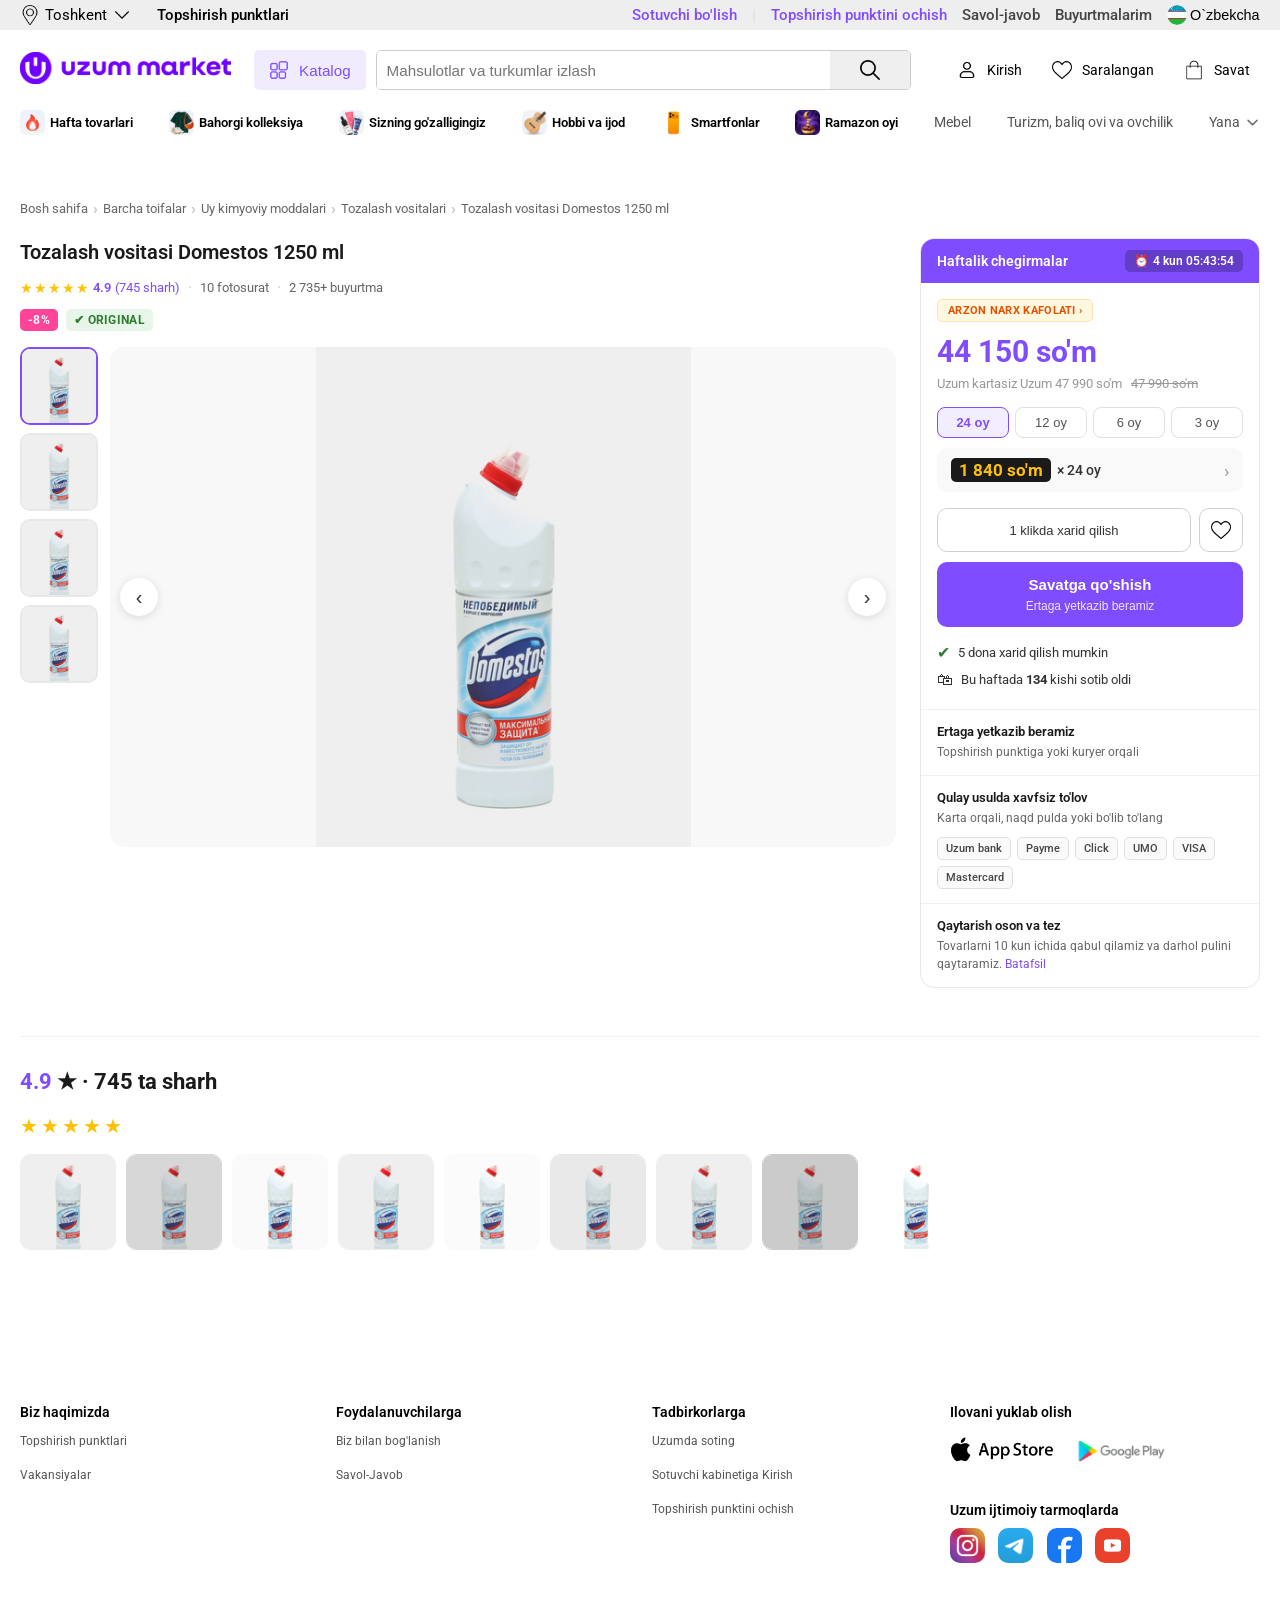
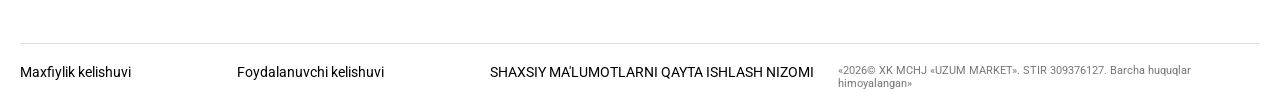
<file: product.html>
<!DOCTYPE html>
<html lang="uz">

<head>
    <meta charset="UTF-8">
    <meta name="viewport" content="width=device-width, initial-scale=1.0">
    <title>Mahsulot — Uzum Market</title>
    <link rel="icon" href="./assets/icons/tab-logo.png">
    <link rel="stylesheet" href="./css/main.css">
    <link rel="stylesheet" href="./css/layout/header.css">
    <link rel="stylesheet" href="./css/layout/cards.css">
    <link rel="stylesheet" href="./css/layout/catalog.css">
    <link rel="stylesheet" href="./css/layout/footer.css">
    <link rel="stylesheet" href="./css/product.css">
</head>

<body>
    <header>
        <div class="top__header">
            <div class="container">
                <div class="header__left">
                    <div class="header__location">
                        <div class="icon__div"><img src="./assets/icons/pin.png" alt=""></div>
                        <span>Toshkent</span>
                        <div class="icon__div"><img src="./assets/icons/down-arrow.png" alt=""></div>
                    </div>
                    <a href="./delivery-points.html" class="link__button">Topshirish punktlari</a>
                </div>
                <div class="header__right">
                    <a href="" class="link__button">Sotuvchi bo'lish</a>
                    <span class="header__right__line">|</span>
                    <a href="" class="link__button">Topshirish punktini ochish</a>
                    <a href="" class="link__button">Savol-javob</a>
                    <a href="" class="link__button">Buyurtmalarim</a>
                    <div class="language__select">
                        <div class="language__select__icon">
                            <img src="./assets/icons/uz-flag-icon.jpg" alt="">
                        </div>
                        <select>
                            <option value="" selected>O`zbekcha</option>
                            <option value="">Русский</option>
                        </select>
                    </div>
                </div>
            </div>
        </div>
        <div class="container">
            <a href="./index.html" class="logo">
                <img src="./assets/icons/logo-icon+name.png" alt="Uzum">
            </a>
            <div class="header__middle">
                <button class="catalog__button">
                    <div class="icon__div"><img src="./assets/icons/catalog.png" alt=""></div>
                    <span>Katalog</span>
                </button>
                <div class="search">
                    <input type="text" class="search__input" placeholder="Mahsulotlar va turkumlar izlash">
                    <button type="submit" class="search__button">
                        <div class="icon__div"><img src="./assets/icons/loupe.png" alt=""></div>
                    </button>
                </div>
            </div>
            <div class="header__actions">
                <div class="header__button">
                    <div class="icon__div"><img src="./assets/icons/people.png" alt=""></div>
                    <span>Kirish</span>
                </div>
                <a href="./wishes.html" class="header__button">
                    <div class="icon__div"><img src="./assets/icons/heart.png" alt=""></div>
                    <span>Saralangan</span>
                </a>
                <div class="header__button">
                    <div class="icon__div"><img src="./assets/icons/shopping-bag.png" alt=""></div>
                    <span>Savat</span>
                </div>
            </div>
        </div>
        <div class="catalog-container">
            <div class="catalog">
                <div class="catalog-left"></div>
                <div class="catalog-right"></div>
            </div>
        </div>
        <div class="container">
            <div class="top__categories">
                <div class="top__category__button">
                    <div class="icon__div"><img src="./assets/images/category-1.png" alt=""></div>
                    <span>Hafta tovarlari</span>
                </div>
                <div class="top__category__button">
                    <div class="icon__div"><img src="./assets/images/category-2.png" alt=""></div>
                    <span>Bahorgi kolleksiya</span>
                </div>
                <div class="top__category__button">
                    <div class="icon__div"><img src="./assets/images/category-3.png" alt=""></div>
                    <span>Sizning go'zalligingiz</span>
                </div>
                <div class="top__category__button">
                    <div class="icon__div"><img src="./assets/images/category-4.png" alt=""></div>
                    <span>Hobbi va ijod</span>
                </div>
                <div class="top__category__button">
                    <div class="icon__div"><img src="./assets/images/category-5.png" alt=""></div>
                    <span>Smartfonlar</span>
                </div>
                <div class="top__category__button">
                    <div class="icon__div"><img src="./assets/images/category-6.png" alt=""></div>
                    <span>Ramazon oyi</span>
                </div>
                <a class="top__category__link"><span>Mebel</span></a>
                <a class="top__category__link"><span>Turizm, baliq ovi va ovchilik</span></a>
                <a class="top__category__link">
                    <span>Yana</span>
                    <div class="icon__div"><img src="./assets/icons/down-arrow.png" alt=""></div>
                </a>
            </div>
        </div>
    </header>

    <!-- JS bu yerga hamma narsani render qiladi -->
    <main id="productApp"></main>

    <footer>
        <div class="container">
            <div class="footer__links">
                <ul class="footer__list">
                    <li class="footer__list__title">Biz haqimizda</li>
                    <li class="footer__list_item"><a href="./delivery-points.html" class="footer__list__link">Topshirish punktlari</a></li>
                    <li class="footer__list_item"><a href="./delivery-points.html" class="footer__list__link">Vakansiyalar</a></li>
                </ul>
                <ul class="footer__list">
                    <li class="footer__list__title">Foydalanuvchilarga</li>
                    <li class="footer__list_item"><a href="" class="footer__list__link">Biz bilan bog'lanish</a></li>
                    <li class="footer__list_item"><a href="" class="footer__list__link">Savol-Javob</a></li>
                </ul>
                <ul class="footer__list">
                    <li class="footer__list__title">Tadbirkorlarga</li>
                    <li class="footer__list_item"><a href="" class="footer__list__link">Uzumda soting</a></li>
                    <li class="footer__list_item"><a href="" class="footer__list__link">Sotuvchi kabinetiga Kirish</a></li>
                    <li class="footer__list_item"><a href="" class="footer__list__link">Topshirish punktini ochish</a></li>
                </ul>
            </div>
            <div class="footer__social">
                <div class="footer__app">
                    <h4 class="footer__app__title">Ilovani yuklab olish</h4>
                    <div class="footer__app__icons">
                        <a href="" class="footer__app__icon"><img src="./assets/icons/appstore-icon.png" alt="appstore"></a>
                        <a href="" class="footer__app__icon"><img src="./assets/icons/googleplay-icon.png" alt="googleplay"></a>
                    </div>
                </div>
                <div class="footer__social__media">
                    <h4 class="footer__social__media__title">Uzum ijtimoiy tarmoqlarda</h4>
                    <div class="footer__social__media__icons">
                        <a href="" class="footer__social__media__icon"><img src="./assets/icons/instagram-icon.png" alt="instagram"></a>
                        <a href="" class="footer__social__media__icon"><img src="./assets/icons/telegram-icon.png" alt="telegram"></a>
                        <a href="" class="footer__social__media__icon"><img src="./assets/icons/facebook-icon.png" alt="facebook"></a>
                        <a href="" class="footer__social__media__icon"><img src="./assets/icons/youtube-icon.png" alt="youtube"></a>
                    </div>
                </div>
            </div>
        </div>
        <div class="container">
            <div class="footer__bottom">
                <div class="footer__bottom__left">
                    <a href="" class="footer__bottom__link">Maxfiylik kelishuvi</a>
                    <a href="" class="footer__bottom__link">Foydalanuvchi kelishuvi</a>
                    <a href="" class="footer__bottom__link">SHAXSIY MA'LUMOTLARNI QAYTA ISHLASH NIZOMI</a>
                </div>
                <div class="footer__copyright">
                    <p class="footer__copyright__copy">«2026© XK MCHJ «UZUM MARKET». STIR 309376127. Barcha huquqlar himoyalangan»</p>
                </div>
            </div>
        </div>
    </footer>

    <script src="./js/main.js"></script>
    <script src="./data/product/products.js"></script>
    <script src="./data/category/categories.js"></script>
    <script src="./js/modules/cards.js"></script>
    <script src="./js/modules/category.js"></script>
    <script src="./js/product.js"></script>
</body>

</html>
</file>
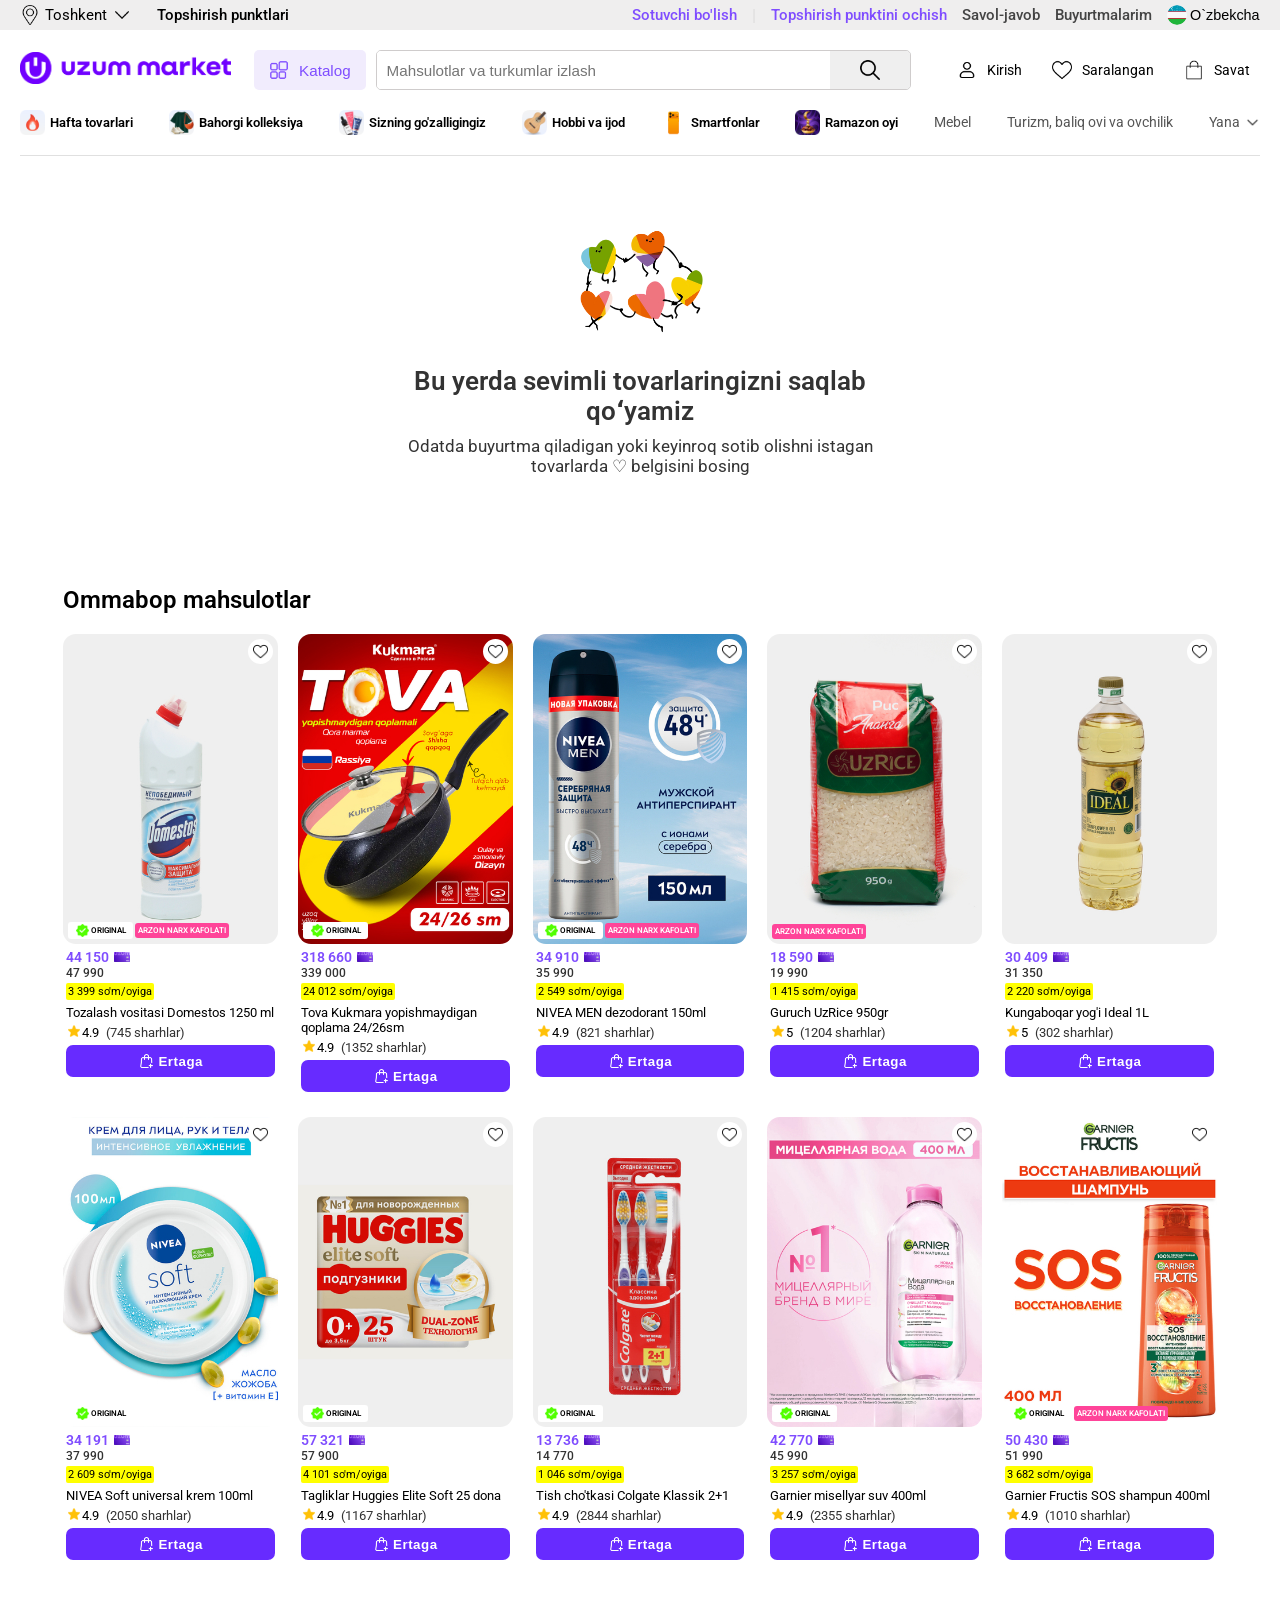
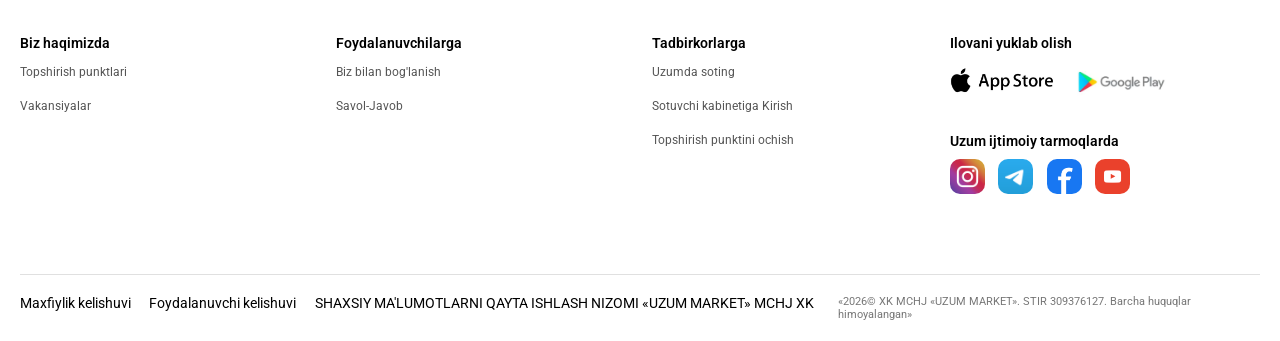
<file: wishes.html>
<!DOCTYPE html>
<html lang="en">

<head>
    <meta charset="UTF-8">
    <meta name="viewport" content="width=device-width, initial-scale=1.0">
    <title>Uzum - saralanganlar</title>
    <link rel="icon" href="./assets/icons/tab-logo.png">
    <link rel="stylesheet" href="./css/main.css">
    <link rel="stylesheet" href="./css/wishes.css">
    <link rel="stylesheet" href="./css/catalogPage.css">
    <link rel="stylesheet" href="./css/layout/header.css">
    <link rel="stylesheet" href="./css/layout/cards.css">
    <link rel="stylesheet" href="./css/layout/catalog.css">
    <link rel="stylesheet" href="./css/layout/footer.css">
    <link rel="stylesheet" href="./css/layout/cart.css">
</head>

<body>
    <header>
        <div class="top__header">
            <div class="container">
                <div class="header__left">
                    <div class="header__location">
                        <div class="icon__div">
                            <img src="./assets/icons/pin.png" alt="">
                        </div>
                        <span>Toshkent</span>
                        <div class="icon__div">
                            <img src="./assets/icons/down-arrow.png" alt="">
                        </div>
                    </div>
                    <a href="./delivery-points.html" class="link__button">Topshirish punktlari</a>
                </div>
                <div class="header__right">
                    <a href="" class="link__button">Sotuvchi bo'lish</a>
                    <span class="header__right__line">|</span>
                    <a href="" class="link__button">Topshirish punktini ochish</a>
                    <a href="" class="link__button">Savol-javob</a>
                    <a href="" class="link__button">Buyurtmalarim</a>
                    <div class="language__select">
                        <div class="language__select__icon">
                            <img src="./assets/icons/uz-flag-icon.jpg" alt="">
                        </div>
                        <select name="" id="">
                            <option value="" selected>
                                <div class="icon__div">
                                    <img src="./assets/icons/uz-flag-icon.jpg" alt="">
                                </div>
                                <span>O`zbekcha</span>
                            </option>
                            <option value="">
                                <div class="icon__div">
                                    <img src="./assets/icons/ru-flag-icon.png" alt="">
                                </div>
                                <span>Русский</span>
                            </option>
                        </select>
                    </div>
                </div>
            </div>
        </div>
        <div class="container">
            <a href="./index.html" class="logo">
                <img src="./assets/icons/logo-icon+name.png" alt="Uzum">
            </a>
            <div class="header__middle">
                <button class="catalog__button">
                    <div class="icon__div">
                        <img src="./assets/icons/catalog.png" alt="">
                    </div>
                    <span>Katalog</span>
                </button>
                <div class="search">
                    <input type="text" class="search__input" placeholder="Mahsulotlar va turkumlar izlash">
                    <button type="submit" class="search__button">
                        <div class="icon__div">
                            <img src="./assets/icons/loupe.png" alt="">
                        </div>
                    </button>
                </div>
            </div>
            <div class="header__actions">
                <div class="header__button">
                    <div class="icon__div">
                        <img src="./assets/icons/people.png" alt="">
                    </div>
                    <span>Kirish</span>
                </div>
                <a href="./wishes.html" class="header__button">
                    <div class="icon__div">
                        <img src="./assets/icons/heart.png" alt="">
                    </div>
                    <span>Saralangan</span>
                </a>
                <a href="./cart.html" class="header__button">
                    <div class="icon__div">
                        <img src="./assets/icons/shopping-bag.png" alt="">
                    </div>
                    <span class="cartBtn__text">Savat</span>
                    <span class="cart__badge">0</span>
                </a>
            </div>
        </div>
        <div class="catalog-container">
            <div class="catalog">
                <div class="catalog-left"></div>
                <div class="catalog-right"></div>
            </div>
        </div>
        <div class="container">
            <div class="top__categories">
                <div class="top__category__button">
                    <div class="icon__div">
                        <img src="./assets/images/category-1.png" alt="">
                    </div>
                    <span>Hafta tovarlari</span>
                </div>
                <div class="top__category__button">
                    <div class="icon__div">
                        <img src="./assets/images/category-2.png" alt="">
                    </div>
                    <span>Bahorgi kolleksiya</span>
                </div>
                <div class="top__category__button">
                    <div class="icon__div">
                        <img src="./assets/images/category-3.png" alt="">
                    </div>
                    <span>Sizning go'zalligingiz</span>
                </div>
                <div class="top__category__button">
                    <div class="icon__div">
                        <img src="./assets/images/category-4.png" alt="">
                    </div>
                    <span>Hobbi va ijod</span>
                </div>
                <div class="top__category__button">
                    <div class="icon__div">
                        <img src="./assets/images/category-5.png" alt="">
                    </div>
                    <span>Smartfonlar</span>
                </div>
                <div class="top__category__button">
                    <div class="icon__div">
                        <img src="./assets/images/category-6.png" alt="">
                    </div>
                    <span>Ramazon oyi</span>
                </div>
                <a class="top__category__link">
                    <span>Mebel</span>
                </a>
                <a class="top__category__link">
                    <span>Turizm, baliq ovi va ovchilik</span>
                </a>
                <a class="top__category__link">
                    <span>Yana</span>
                    <div class="icon__div">
                        <img src="./assets/icons/down-arrow.png" alt="">
                    </div>
                </a>
            </div>
        </div>
    </header>

    <main>
        <section class="wishes-section">
            <div class="container">
                <div class="wishes__cards"></div>
                <div class="wishes__empty">
                    <div class="wishes__empty__content">
                        <div class="wishes__empty__image">
                            <img src="./assets/images/wishes.png" alt="">
                        </div>
                        <div class="wishes__empty__text">
                            <h2>Bu yerda sevimli tovarlaringizni saqlab qoʻyamiz</h2>
                            <p>Odatda buyurtma qiladigan yoki keyinroq sotib olishni istagan tovarlarda ♡ belgisini bosing</p>
                        </div>
                    </div>
                    <div class="wishes__empty__recommendations">
                        <h2 class="wishes__empty__recommendations__title">Ommabop mahsulotlar</h2>
                        <div class="wishes__empty__recommendations__cards"></div>
                    </div>
                </div>
            </div>
        </section>
    </main>

    <footer>
        <div class="container">
            <div class="footer__links">
                <ul class="footer__list">
                    <li class="footer__list__title">Biz haqimizda</li>
                    <li class="footer__list_item">
                        <a href="./delivery-points.html" class="footer__list__link">Topshirish punktlari</a>
                    </li>
                    <li class="footer__list_item">
                        <a href="./delivery-points.html" class="footer__list__link">Vakansiyalar</a>
                    </li>
                </ul>
                <ul class="footer__list">
                    <li class="footer__list__title">Foydalanuvchilarga</li>
                    <li class="footer__list_item">
                        <a href="" class="footer__list__link">Biz bilan bog'lanish</a>
                    </li>
                    <li class="footer__list_item">
                        <a href="" class="footer__list__link">Savol-Javob</a>
                    </li>
                </ul>
                <ul class="footer__list">
                    <li class="footer__list__title">Tadbirkorlarga</li>
                    <li class="footer__list_item">
                        <a href="" class="footer__list__link">Uzumda soting</a>
                    </li>
                    <li class="footer__list_item">
                        <a href="" class="footer__list__link">Sotuvchi kabinetiga Kirish</a>
                    </li>
                    <li class="footer__list_item">
                        <a href="" class="footer__list__link">Topshirish punktini ochish</a>
                    </li>
                </ul>
            </div>
            <div class="footer__social">
                <div class="footer__app">
                    <h4 class="footer__app__title">Ilovani yuklab olish</h4>
                    <div class="footer__app__icons">
                        <a href="" class="footer__app__icon">
                            <img src="./assets/icons/appstore-icon.png" alt="appstore">
                        </a>
                        <a href="" class="footer__app__icon">
                            <img src="./assets/icons/googleplay-icon.png" alt="googleplay">
                        </a>
                    </div>
                </div>
                <div class="footer__social__media">
                    <h4 class="footer__social__media__title">Uzum ijtimoiy tarmoqlarda</h4>
                    <div class="footer__social__media__icons">
                        <a href="" class="footer__social__media__icon">
                            <img src="./assets/icons/instagram-icon.png" alt="instagram">
                        </a>
                        <a href="" class="footer__social__media__icon">
                            <img src="./assets/icons/telegram-icon.png" alt="telegram">
                        </a>
                        <a href="" class="footer__social__media__icon">
                            <img src="./assets/icons/facebook-icon.png" alt="facebook">
                        </a>
                        <a href="" class="footer__social__media__icon">
                            <img src="./assets/icons/youtube-icon.png" alt="youtube">
                        </a>
                    </div>
                </div>
            </div>
        </div>
        <div class="container">
            <div class="footer__bottom">
                <div class="footer__bottom__left">
                    <a href="" class="footer__bottom__link">Maxfiylik kelishuvi</a>
                    <a href="" class="footer__bottom__link">Foydalanuvchi kelishuvi</a>
                    <a href="" class="footer__bottom__link">SHAXSIY MA'LUMOTLARNI QAYTA ISHLASH NIZOMI «UZUM MARKET»
                        MCHJ XK</a>
                </div>
                <div class="footer__copyright">
                    <p class="footer__copyright__copy">«2026© XK MCHJ «UZUM MARKET». STIR 309376127. Barcha huquqlar
                        himoyalangan»</p>
                </div>
            </div>
        </div>
    </footer>

    <script src="./js/main.js"></script>
    <script src="./data/product/products.js"></script>
    <script src="./data/category/categories.js"></script>
    <script src="./js/modules/cards.js"></script>
    <script src="./js/modules/category.js"></script>
    <script src="./js/catalogPage.js"></script>
    <script src="./js/cart.js"></script>
</body>

</html>
</file>
<file: css/main.css>
@import url('https://fonts.googleapis.com/css2?family=Bodoni+Moda:ital,opsz,wght@0,6..96,400..900;1,6..96,400..900&family=DM+Sans:ital,opsz,wght@0,9..40,100..1000;1,9..40,100..1000&family=Exo+2:ital,wght@0,100..900;1,100..900&family=Inter:ital,opsz,wght@0,14..32,100..900;1,14..32,100..900&family=Josefin+Sans:ital,wght@0,100..700;1,100..700&family=Kumbh+Sans:wght,YOPQ@100..900,300&family=Lato:ital,wght@0,100;0,300;0,400;0,700;0,900;1,100;1,300;1,400;1,700;1,900&family=Lora:ital@0;1&family=Mitr:wght@200;300;400;500;600;700&family=Montserrat:ital,wght@0,100..900;1,100..900&family=Mulish:ital,wght@0,200..1000;1,200..1000&family=Noto+Sans:ital,wght@0,100..900;1,100..900&family=Outfit:wght@100..900&family=Permanent+Marker&family=Roboto:ital,wght@0,100;0,300;0,400;0,500;0,700;0,900;1,100;1,300;1,400;1,500;1,700;1,900&family=Rubik:ital,wght@0,300..900;1,300..900&family=Signika:wght@300..700&family=Source+Code+Pro:ital,wght@0,200..900;1,200..900&display=swap');

* {
    margin: 0;
    padding: 0;
    text-decoration: none;
    box-sizing: border-box;
    list-style-type: none;
}

body {
    font-family: "Roboto", sans-serif;
    font-size: 16px;
}

.container {
    max-width: 1240px;
    margin: 20px auto;
}

.catalog-container {
    max-width: 1240px;
    margin: 0 auto;
}
</file>
<file: css/layout/header.css>
header .top__header {
    background: #1001;
}

header .container {
    display: flex;
    justify-content: space-between;
    align-items: center;
}

header .top__header .container {
    margin: 0 auto;
    padding: 5px 0;
}

.icon__div {
    width: 20px;
    height: 20px;
}

.icon__div img {
    width: 100%;
}

.link__button {
    font-size: 0.95rem;
    font-weight: 500;
    color: #000;
}

.header__left {
    display: flex;
    align-items: center;
    gap: 25px;
}

.header__location {
    display: flex;
    align-items: center;
    gap: 5px;
    cursor: pointer;
}

.header__location span {
    font-size: 0.95rem;
    color: #000;
}

.header__right {
    display: flex;
    align-items: center;
    gap: 15px;
}

.header__right a:nth-child(1),
.header__right a:nth-child(3) {
    color: #7f4dff;
}

.header__right .link__button {
    color: #444;
}

.header__right__line {
    color: #1001;
    font-weight: 600;
}

.language__select {
    display: flex;
    align-items: center;
    gap: 3px;
}

.language__select select {
    border: none;
    background: transparent;
    cursor: pointer;
    font-size: 0.9rem;
    font-weight: 500;
    appearance: none;
    -webkit-appearance: none;
    /* -moz-appearance: none; */
}

.language__select select:focus {
    border: none;
    outline: none;
}

.language__select option {
    display: flex;
    align-items: center;
    gap: 5px;
    cursor: pointer;
}

.language__select option:focus {
    border: none;
    outline: none;
}

.language__select__icon {
    width: 20px;
    height: 20px;
    border-radius: 50%;
    overflow: hidden;
}

.language__select__icon img {
    width: 100%;
}

.logo {
    width: 17%;
}

.logo img {
    width: 100%;
}

.header__middle {
    width: 54%;
    display: flex;
    align-items: center;
    gap: 10px;
}

.catalog__button {
    display: flex;
    align-items: center;
    gap: 10px;
    cursor: pointer;
    background: #f1ecfd;
    color: #7f4dff;
    padding: 10px 15px;
    border-radius: 5px;
    border: none;
    font-size: 0.95rem;
}

.catalog__button:hover {
    transition: all 0.1s ease-in-out;
    background: #e3daf9;
}

.search {
    width: 80%;
    height: 40px;
    display: flex;
    align-items: center;
    border: 1px solid #1003;
    border-radius: 5px;
    overflow: hidden;
}

.search__input {
    width: 85%;
    height: 100%;
    padding-left: 10px;
    border: none;
    font-size: 0.95rem;
}

.search__input:focus {
    outline: none;
}

.search__button {
    width: 15%;
    height: 100%;
    border: none;
    display: flex;
    align-items: center;
    justify-content: center;
    cursor: pointer;
}

.header__actions {
    display: flex;
    align-items: center;
    gap: 10px;
    color: #000;
}

.header__button {
    display: flex;
    align-items: center;
    gap: 10px;
    cursor: pointer;
    font-size: 0.9rem;
    padding: 10px;
    border-radius: 5px;
    color: #000;
}

.header__button:hover {
    transition: all 0.1s ease-in-out;
    background: #1002;
}

.top__categories {
    width: 100%;
    display: flex;
    justify-content: space-between;
    align-items: center;
}

.top__categories .icon__div {
    width: 25px;
    height: 25px;
}

.top__category__button {
    display: flex;
    align-items: center;
    gap: 5px;
    cursor: pointer;
    font-size: 0.8rem;
    font-weight: 600;
}

.top__category__link {
    display: flex;
    align-items: center;
    gap: 5px;
    cursor: pointer;
    font-size: 0.9rem;
    color: #555;
}

.top__category__link:hover {
    transition: all 0.1s ease-in-out;
    color: #000;
}

.top__category__link .icon__div {
    width: 15px;
    height: 15px;
}
</file>
<file: css/layout/slider.css>
.slider {
    width: 100%;
    height: 410px;
    border-radius: 10px;
    position: relative;
    /* border: 1px solid #000; */
    overflow: hidden;
}

.slider__banners {
    width: 100%;
    height: 100%;
    position: relative;
}

.slide{
    display: none;
    width: 100%;
}

.slide img{
    width: 100%;
    height: 100%;
    object-fit: cover;
    display: block;
}

.slide.active{
    display: block;
}

/* dots */

.slider__items{
    position: absolute;
    bottom: 15px;
    left: 50%;
    transform: translateX(-50%);
    display: flex;
    gap: 8px;
}

.slider__item{
    width: 10px;
    height: 10px;
    border-radius: 50%;
    border: none;
    background: #ccc;
    cursor: pointer;
}

.slider__item.active{
    background: white;
    border-radius: 10px;
}
</file>
<file: css/layout/trend__categories.css>
.trend__categories {
    width: 100%;
    gap: 10px;
    display: flex;
    justify-content: space-between;
}

.trend__category {
    width: 25%;
    display: flex;
    justify-content: center;
    align-items: center;
    border: none;
    border-radius: 10px;
    padding: 10px;
    gap: 10px;
    font-size: 0.9rem;
    background: #1001;
    cursor: pointer;
}

.trend__category:hover {
    transition: all 0.2s ease-in-out;
    background: #1002;
}

.trend__category__icon {
    width: 40px;
    height: 40px;
    border-radius: 15px;
    overflow: hidden;
}

.trend__category__icon img {
    width: 100%;
}
</file>
<file: css/layout/cards.css>
.popular__products {
    font-size: 1.75rem;
    display: flex;
    align-items: center;
    gap: 5px;
    margin: 50px 0 20px 0;
}

.popular__products__icon {
    width: 20px;
    height: 20px;
    transform: rotate(-90deg);
}

.popular__products__icon img {
    width: 100%;
}


/* productCard */

.popular__products__container, .cheaper__products__container{
    width: 100%;
    display: grid;
    grid-template-columns: repeat(5, 1fr);
    /* justify-content: space-between; */
    /* flex-wrap: wrap; */
    gap: 20px;
    margin-top: 20px;
}

.productCard {
    width: 100%;
    border-radius: 13px;
    user-select: none;
    cursor: pointer;
}

.productCard:hover {
    box-shadow: 1px 1px 10px #1002;
}

.productCard:hover .productCard__figure img {
    transform: scale(1.02);
    transition: all 0.3s ease-in-out;
}

.productCard__figure {
    width: 100%;
    height: 310px;
    background: #1002;
    border-radius: 13px;
    overflow: hidden;
    position: relative;
}

.productCard__figure img {
    width: 100%;
    height: 100%;
    object-fit: cover;
}

.productCard__wishlistBtn {
    width: 25px;
    height: 25px;
    background: #fff;
    border-radius: 50%;
    border: none;
    display: flex;
    justify-content: center;
    align-items: center;
    position: absolute;
    top: 5px;
    right: 5px;
    cursor: pointer;
}

.productCard__wishlistBtn img {
    width: 60%;
    height: 60%;
    object-fit: cover;
}

.productCard__special {
    position: absolute;
    bottom: 5px;
    left: 5px;
    gap: 2px;
    display: flex;
    align-items: center;
}

.productCard__orginal {
    display: flex;
    justify-content: center;
    align-items: center;
    gap: 2px;
    font-size: 0.5rem;
    font-weight: 600;
    background: #fff;
    width: 65px;
    border-radius: 3px;
    padding: 2px;
}

.productCard__orginal__icon {
    width: 13px;
    height: 13px;
}

.productCard__orginal__icon img {
    width: 100%;
    height: 100%;
}

.productCard__cheapest {
    display: flex;
    justify-content: center;
    align-items: center;
    gap: 2px;
    font-size: 0.5rem;
    font-weight: 600;
    background: #ff4499;
    color: #fff;
    border-radius: 3px;
    padding: 3px;
}

.productCard__content {
    width: 100%;
    padding: 5px 3px;
}

.productCard__price__with__card {
    font-size: 0.9rem;
    display: flex;
    align-items: center;
    gap: 5px;
    font-weight: 600;
    color: #7f4dff;
}

.productCard__card__icon {
    width: 16px;
}

.productCard__card__icon img {
    width: 100%;
}

.productCard__price__without__card {
    font-size: 0.75rem;
    font-weight: 500;
    color: #333;
}

.productCard__price__credit {
    font-size: 0.7rem;
    background: #ffff00;
    display: inline-block;
    padding: 2px;
    border-radius: 2px;
}

.productCard__name {
    font-size: 0.8rem;
    margin: 5px 0;
}

.productCard__rating {
    display: flex;
    gap: 2px;
    font-size: 0.8rem;
    margin: 5px 2px;
}

.productCard__rating__icon {
    width: 12px;
    height: 12px;
}

.productCard__rating__icon img {
    width: 100%;
}

.productCard__rating__comments {
    color: #333;
    margin-left: 5px;
}

.productCard__new {
    display: flex;
    align-items: center;
    gap: 2px;
    font-size: 0.5rem;
    font-weight: 600;
    background: #fff;
    padding: 2px;
    border-radius: 3px;
    margin: 5px 2px;
}

.productCard__new__icon {
    width: 12px;
    height: 12px;
}

.productCard__new__icon img {
    width: 100%;
}

.productCard__cartBtn {
    width: 100%;
    height: 32px;
    background: #672bff;
    display: flex;
    justify-content: center;
    align-items: center;
    color: #fff;
    border: none;
    border-radius: 7px;
    gap: 3px;
    font-weight: 600;
    letter-spacing: 0.5px;
    cursor: pointer;
}

.productCard__cartBtn:hover {
    transition: all 0.1s ease-in-out;
    background: #7f4dff;
}

.productCard__cartBtn__icon {
    width: 17px;
    height: 17px;
}

.productCard__cartBtn__icon img {
    width: 100%;
}

.show__more {
    font-size: 1rem;
    display: flex;
    justify-content: center;
    align-items: center;
    gap: 5px;
    width: 60%;
    height: 55px;
    background: #1001;
    color: #000;
    border: none;
    border-radius: 7px;
    cursor: pointer;
    margin: 40px auto;
}

.show__more:hover {
    transition: all 0.1s ease-in-out;
    background: #1002;
}
</file>
<file: css/layout/catalog.css>
.catalog-container {
    position: relative;
}

.catalog {
    width: 100%;
    display: none;
    background: #fff;
    position: absolute;
    top: 0;
    z-index: 1000;
}

.catalog.active {
    display: flex;
}

.catalog-left {
    width: 280px;
    background: #fff;
    border-right: 1px solid #eee;
}

.catalog-item {
    display: flex;
    align-items: center;
    gap: 12px;
    padding: 12px 16px;
    cursor: pointer;
    transition: 0.2s;
}

.catalog-item:hover {
    background: #f6f6f6;
}

.catalog-icon {
    font-size: 20px;
    width: 20px;
}

.catalog-icon img {
    width: 100%;
    height: 100%;
    object-fit: cover;
}

.catalog-name {
    flex: 1;
    font-size: 14px;
}

.catalog-arrow {
    width: 20px;
    transform: rotate(-90deg);
}

.catalog-arrow img {
    width: 100%;
}

.catalog-right {
    flex: 1;
    padding: 30px;
    display: grid;
    grid-template-columns: repeat(3, 1fr);
    gap: 40px;
}

.catalog-col h4 {
    font-size: 0.95rem;
    margin-bottom: 10px;
}

.catalog-col a {
    font-size: 0.85rem;
    display: block;
    margin-bottom: 6px;
    color: #555;
    text-decoration: none;
}

.catalog-col a:hover {
    color: #7f4dff;
}
</file>
<file: css/layout/footer.css>
footer {
    margin-top: 70px;
}

footer .container:first-child {
    display: flex;
    align-items: flex-start;
    justify-content: space-between;
    margin-bottom: 80px;
}

footer .container:nth-child(2) {
    margin-bottom: 0;
}

.footer__links {
    width: 75%;
    display: flex;
    justify-content: space-between;
}

.footer__list {
    width: 32%;
}

.footer__list__title {
    font-size: 0.875rem;
    font-weight: 600;
    margin-bottom: 10px;
}

.footer__list_item {
    margin-bottom: 15px;
}

.footer__list__link {
    font-size: 0.75rem;
    color: #555;
    text-decoration: none;
}

.footer__social {
    width: 25%;
}

.footer__app {
    width: 100%;
    margin-bottom: 30px;
}

.footer__app__title, .footer__social__media__title {
    font-size: 0.875rem;
    font-weight: 600;
    margin-bottom: 10px;
}

.footer__app__icons {
    width: 230px;
    display: flex;
    justify-content: space-between;
}

.footer__app__icon {
    width: 45%;
    overflow: hidden;
    display: flex;
    justify-content: center;
    align-items: center;
}

.footer__app__icon img {
    width: 120%;
    height: auto;
}

.footer__social__media {
    width: 100%;
}

.footer__social__media__icons {
    width: 180px;
    display: flex;
    justify-content: space-between;
    gap: 10px;
}

.footer__social__media__icon {
    width: 35px;
    height: 35px;
    overflow: hidden;
    border-radius: 10px;
}

.footer__social__media__icon img {
    width: 100%;
    height: 100%;
    object-fit: cover;
}

.footer__bottom {
    width: 100%;
    display: flex;
    justify-content: space-between;
    align-items: flex-start;
    padding: 20px 0;
    border-top: 1px solid #e0e0e0;
}

.footer__bottom__left {
    width: 64%;
    display: flex;
    justify-content: space-between;
    align-items: center;
}

.footer__bottom__link {
    font-size: 0.875rem;
    /* font-weight: 600; */
    color: #000;
}

.footer__copyright {
    width: 34%;
    display: flex;
    align-items: center;
}

.footer__copyright__copy {
    font-size: 0.7rem;
    color: #777;
}
</file>
<file: css/layout/cart.css>
/* ===== Cart Page Styles ===== */

.cart-section {
    padding: 24px 0 60px;
    min-height: 60vh;
}

/* Empty cart */
.cart__empty {
    display: flex;
    flex-direction: column;
    align-items: center;
    text-align: center;
    padding: 30px 20px 40px;
}

.cart__empty__img {
    width: 135px;
    height: 135px;
    margin-bottom: 24px;
    display: flex;
    align-items: center;
    justify-content: center;
}

.cart__empty__img img {
    width: 100%;
    height: 100%;
    object-fit: contain;
}

.cart__empty__title {
    font-size: 1.7rem;
    font-weight: 400;
    color: #1a1a1a;
    margin-bottom: 12px;
    font-family: system-ui, -apple-system, BlinkMacSystemFont, 'Segoe UI', Roboto, Oxygen, Ubuntu, Cantarell, 'Open Sans', 'Helvetica Neue', sans-serif;
}

.cart__empty__desc {
    font-size: 1.05rem;
    color: #1a1a1a;
    line-height: 1.2;
    margin-bottom: 28px;
}

.cart__empty__btn {
    display: inline-block;
    padding: 12px 17px;
    border-radius: 5px;
    font-size: 14px;
    color: #333;
    text-decoration: none;
    font-weight: 500;
    transition: border-color 0.2s;
    background: #1001;
}

.cart__empty__btn:hover {
    background: #1002;
}

/* Cart title */
.cart__title {
    font-size: 22px;
    font-weight: 700;
    color: #1a1a1a;
    margin-bottom: 20px;
}

.cart__title__count {
    color: #999;
    font-weight: 400;
}

/* Layout */
.cart__layout {
    display: flex;
    gap: 20px;
    align-items: flex-start;
}

.cart__left {
    flex: 1;
    min-width: 0;
}

.cart__right {
    width: 320px;
    flex-shrink: 0;
}

/* Select all */
.cart__group {
    background: #fff;
    border: 1.5px solid #e5e5e5;
    border-radius: 12px 12px 0 0;
    padding: 16px 20px;
    border-bottom: none;
}

.cart__select__all {
    display: flex;
    align-items: center;
    gap: 12px;
    cursor: pointer;
    font-size: 14px;
    font-weight: 500;
    color: #1a1a1a;
    user-select: none;
}

.cart__select__all input[type="checkbox"] {
    display: none;
}

/* Checkbox styling */
.cart__item__check {
    display: flex;
    align-items: flex-start;
    cursor: pointer;
}

.cart__item__check input[type="checkbox"] {
    display: none;
}

.cart__item__checkmark {
    width: 20px;
    height: 20px;
    border: 2px solid #ccc;
    border-radius: 4px;
    display: flex;
    align-items: center;
    justify-content: center;
    flex-shrink: 0;
    transition: background 0.15s, border-color 0.15s;
    background: #fff;
    margin-top: 2px;
}

.cart__item__check input:checked ~ .cart__item__checkmark,
.cart__select__all input:checked ~ .cart__item__checkmark {
    background: #7f4dff;
    border-color: #7f4dff;
}

.cart__item__check input:checked ~ .cart__item__checkmark::after,
.cart__select__all input:checked ~ .cart__item__checkmark::after {
    content: '';
    width: 11px;
    height: 6px;
    border-left: 2px solid #fff;
    border-bottom: 2px solid #fff;
    transform: rotate(-45deg) translateY(-1px);
}

/* Cart group section */
.cart__items {
    background: #fff;
    border: 1.5px solid #e5e5e5;
    border-radius: 0 0 12px 12px;
    overflow: hidden;
}

.cart__group__section {
    padding: 16px 20px 0;
    border-top: 1px solid #f0f0f0;
}

.cart__group__section:first-child {
    border-top: none;
}

.cart__group__delivery__label {
    font-size: 12px;
    color: #888;
    margin-bottom: 4px;
}

.cart__group__delivery__title {
    font-size: 15px;
    font-weight: 600;
    color: #1a1a1a;
    margin-bottom: 16px;
}

/* Cart item */
.cart__item {
    display: flex;
    align-items: flex-start;
    gap: 14px;
    padding-bottom: 20px;
}

.cart__item__img {
    width: 90px;
    height: 90px;
    flex-shrink: 0;
    border-radius: 8px;
    overflow: hidden;
    background: #f5f5f5;
}

.cart__item__img img {
    width: 100%;
    height: 100%;
    object-fit: contain;
}

.cart__item__info {
    flex: 1;
    min-width: 0;
}

.cart__item__badge {
    display: inline-block;
    background: #ff4d8d;
    color: #fff;
    font-size: 10px;
    font-weight: 700;
    padding: 2px 8px;
    border-radius: 4px;
    margin-bottom: 6px;
    letter-spacing: 0.3px;
}

.cart__item__name {
    font-size: 14px;
    color: #1a1a1a;
    line-height: 1.5;
    margin-bottom: 6px;
    display: -webkit-box;
    -webkit-line-clamp: 2;
    -webkit-box-orient: vertical;
    overflow: hidden;
}

.cart__item__seller {
    font-size: 12px;
    color: #888;
}

.cart__item__seller span {
    color: #7f4dff;
}

/* Remove button */
.cart__item__actions {
    display: flex;
    flex-direction: column;
    align-items: center;
    gap: 4px;
    flex-shrink: 0;
}

.cart__item__remove {
    background: none;
    border: none;
    cursor: pointer;
    padding: 6px;
    border-radius: 6px;
    transition: background 0.15s;
    color: #888;
    display: flex;
    align-items: center;
}

.cart__item__remove:hover {
    background: #fff0f0;
    color: #ff4d4d;
}

.cart__item__remove img {
    width: 18px;
    height: 18px;
    opacity: 0.5;
    transition: opacity 0.15s;
}

.cart__item__remove:hover img {
    opacity: 1;
    filter: invert(30%) sepia(90%) saturate(500%) hue-rotate(320deg);
}

.cart__item__remove__label {
    font-size: 11px;
    color: #888;
    white-space: nowrap;
}

/* Quantity */
.cart__item__qty {
    display: flex;
    align-items: center;
    gap: 0;
    border: 1.5px solid #e5e5e5;
    border-radius: 8px;
    overflow: hidden;
    height: 36px;
    flex-shrink: 0;
    align-self: center;
}

.cart__qty__btn {
    width: 36px;
    height: 36px;
    background: none;
    border: none;
    cursor: pointer;
    font-size: 18px;
    color: #555;
    display: flex;
    align-items: center;
    justify-content: center;
    transition: background 0.15s;
    line-height: 1;
}

.cart__qty__btn:hover {
    background: #f5f5f5;
}

.cart__qty__num {
    min-width: 32px;
    text-align: center;
    font-size: 14px;
    font-weight: 500;
    border-left: 1.5px solid #e5e5e5;
    border-right: 1.5px solid #e5e5e5;
    height: 100%;
    display: flex;
    align-items: center;
    justify-content: center;
}

/* Price */
.cart__item__price {
    flex-shrink: 0;
    text-align: right;
    align-self: center;
}

.cart__item__price__card {
    display: flex;
    align-items: center;
    gap: 4px;
    font-size: 15px;
    font-weight: 600;
    color: #7f4dff;
    justify-content: flex-end;
}

.cart__item__price__card img {
    width: 16px;
    height: 16px;
    object-fit: contain;
}

.cart__item__price__nocart {
    font-size: 12px;
    color: #888;
    margin-top: 4px;
}

/* Right panel */
.cart__delivery__note {
    background: #fff;
    border: 1.5px solid #e5e5e5;
    border-radius: 12px;
    padding: 14px 16px;
    display: flex;
    align-items: flex-start;
    gap: 10px;
    font-size: 13px;
    color: #1a1a1a;
    margin-bottom: 12px;
    line-height: 1.5;
}

.cart__delivery__icon {
    font-size: 18px;
    flex-shrink: 0;
}

.cart__delivery__info {
    margin-left: auto;
    width: 20px;
    height: 20px;
    border-radius: 50%;
    border: 1.5px solid #ccc;
    background: none;
    cursor: pointer;
    font-size: 12px;
    color: #888;
    flex-shrink: 0;
    display: flex;
    align-items: center;
    justify-content: center;
}

.cart__summary {
    background: #fff;
    border: 1.5px solid #e5e5e5;
    border-radius: 12px;
    padding: 20px 16px;
}

.cart__summary__title {
    font-size: 15px;
    font-weight: 600;
    color: #1a1a1a;
    margin-bottom: 16px;
}

.cart__summary__row {
    display: flex;
    justify-content: space-between;
    align-items: flex-start;
    font-size: 13px;
    color: #555;
    margin-bottom: 12px;
    gap: 8px;
}

.cart__summary__total {
    font-size: 14px;
    font-weight: 600;
    color: #1a1a1a;
    margin-top: 4px;
    margin-bottom: 8px;
}

.cart__summary__price__card {
    font-size: 16px;
    font-weight: 700;
    color: #7f4dff;
    text-align: right;
}

.cart__summary__savings {
    font-size: 12px;
    color: #22c55e;
    text-align: right;
    margin-top: 2px;
}

.cart__checkout__btn {
    width: 100%;
    padding: 15px;
    background: #7f4dff;
    color: #fff;
    border: none;
    border-radius: 10px;
    font-size: 15px;
    font-weight: 600;
    cursor: pointer;
    margin-top: 16px;
    transition: background 0.2s;
}

.cart__checkout__btn:hover {
    background: #6b3de0;
}

/* Recommendations */
.cart__recommendations {
    margin-top: 40px;
}

.cart__recommendations__title {
    font-size: 18px;
    font-weight: 700;
    color: #1a1a1a;
    margin-bottom: 20px;
}

/* ===== Product Quick-View Modal ===== */
.product-modal__overlay {
    position: fixed;
    inset: 0;
    background: rgba(0,0,0,0.5);
    z-index: 1000;
    display: flex;
    align-items: center;
    justify-content: center;
    padding: 16px;
    animation: fadeIn 0.15s ease;
}

@keyframes fadeIn {
    from { opacity: 0; }
    to { opacity: 1; }
}

.product-modal {
    background: #fff;
    border-radius: 16px;
    max-width: 800px;
    width: 100%;
    max-height: 90vh;
    overflow-y: auto;
    position: relative;
    animation: slideUp 0.2s ease;
    padding: 32px;
}

@keyframes slideUp {
    from { transform: translateY(20px); opacity: 0; }
    to { transform: translateY(0); opacity: 1; }
}

.product-modal__close {
    position: absolute;
    top: 14px;
    right: 14px;
    width: 34px;
    height: 34px;
    border-radius: 50%;
    border: 1.5px solid #e0e0e0;
    background: #fff;
    cursor: pointer;
    font-size: 16px;
    color: #888;
    display: flex;
    align-items: center;
    justify-content: center;
    transition: background 0.15s;
    z-index: 1;
}

.product-modal__close:hover {
    background: #f5f5f5;
}

.product-modal__layout {
    display: flex;
    gap: 28px;
    align-items: flex-start;
}

.product-modal__title {
    font-size: 18px;
    font-weight: 700;
    color: #1a1a1a;
    margin-bottom: 8px;
    line-height: 1.4;
}

.product-modal__kafolat {
    display: flex;
    align-items: center;
    gap: 5px;
    font-size: 12px;
    color: #444;
    margin-bottom: 16px;
}

.product-modal__kafolat img {
    width: 14px;
    height: 14px;
}

.product-modal__img {
    width: 260px;
    height: 260px;
    flex-shrink: 0;
    border-radius: 10px;
    overflow: hidden;
    background: #f8f8f8;
    cursor: pointer;
}

.product-modal__img img {
    width: 100%;
    height: 100%;
    object-fit: contain;
}

.product-modal__img__link {
    display: block;
    width: 100%;
    padding: 10px 0;
    font-size: 13px;
    color: #555;
    text-align: center;
    text-decoration: none;
    border: 1.5px solid #e0e0e0;
    border-radius: 8px;
    margin-top: 10px;
    transition: border-color 0.2s;
}

.product-modal__img__link:hover {
    border-color: #7f4dff;
    color: #7f4dff;
}

.product-modal__right {
    flex: 1;
    min-width: 0;
}

.product-modal__cheapest {
    display: inline-block;
    background: #ff4d8d;
    color: #fff;
    font-size: 10px;
    font-weight: 700;
    padding: 3px 10px;
    border-radius: 4px;
    margin-bottom: 10px;
    letter-spacing: 0.5px;
    cursor: pointer;
}

.product-modal__cheapest::after {
    content: ' ›';
}

.product-modal__price__main {
    font-size: 26px;
    font-weight: 800;
    color: #7f4dff;
    margin-bottom: 4px;
}

.product-modal__price__sub {
    font-size: 13px;
    color: #888;
    margin-bottom: 4px;
}

.product-modal__price__old {
    text-decoration: line-through;
    color: #aaa;
}

.product-modal__installment {
    background: #f5f0ff;
    border-radius: 8px;
    padding: 10px 14px;
    font-size: 13px;
    color: #555;
    display: flex;
    align-items: center;
    justify-content: space-between;
    margin: 12px 0;
    cursor: pointer;
}

.product-modal__installment strong {
    color: #1a1a1a;
}

.product-modal__qty__row {
    display: flex;
    align-items: center;
    gap: 14px;
    margin-bottom: 16px;
}

.product-modal__qty__label {
    font-size: 13px;
    color: #555;
    font-weight: 500;
}

.product-modal__qty {
    display: flex;
    align-items: center;
    border: 1.5px solid #e5e5e5;
    border-radius: 8px;
    overflow: hidden;
    height: 36px;
}

.modal__qty__btn {
    width: 36px;
    height: 36px;
    background: none;
    border: none;
    cursor: pointer;
    font-size: 18px;
    color: #555;
    display: flex;
    align-items: center;
    justify-content: center;
    transition: background 0.15s;
}

.modal__qty__btn:hover {
    background: #f5f5f5;
}

.modal__qty__num {
    min-width: 36px;
    text-align: center;
    font-size: 14px;
    font-weight: 500;
    border-left: 1.5px solid #e5e5e5;
    border-right: 1.5px solid #e5e5e5;
    height: 100%;
    display: flex;
    align-items: center;
    justify-content: center;
}

.product-modal__qty__limit {
    font-size: 12px;
    color: #7f4dff;
    display: flex;
    align-items: center;
    gap: 4px;
}

.product-modal__add__btn {
    width: 100%;
    padding: 16px;
    background: #7f4dff;
    color: #fff;
    border: none;
    border-radius: 10px;
    font-size: 15px;
    font-weight: 600;
    cursor: pointer;
    line-height: 1.4;
    transition: background 0.2s;
    margin-bottom: 12px;
}

.product-modal__add__btn:hover {
    background: #6b3de0;
}

.product-modal__add__btn small {
    display: block;
    font-size: 12px;
    font-weight: 400;
    opacity: 0.85;
}

.product-modal__delivery {
    background: #fff;
    border: 1.5px solid #e5e5e5;
    border-radius: 10px;
    padding: 14px;
    font-size: 13px;
}

.product-modal__delivery strong {
    display: block;
    font-weight: 600;
    margin-bottom: 4px;
    font-size: 14px;
}

.product-modal__delivery p {
    color: #666;
}

/* Toast notification */
.cart__toast {
    position: fixed;
    bottom: 32px;
    left: 50%;
    transform: translateX(-50%) translateY(20px);
    background: #1a1a1a;
    color: #fff;
    padding: 12px 24px;
    border-radius: 8px;
    font-size: 14px;
    font-weight: 500;
    opacity: 0;
    transition: opacity 0.25s, transform 0.25s;
    z-index: 9999;
    pointer-events: none;
    white-space: nowrap;
}

.cart__toast--show {
    opacity: 1;
    transform: translateX(-50%) translateY(0);
}

.cart__toast span {
    color: #22c55e;
    margin-right: 6px;
}

/* Cart badge in header */
.header__button {
    position: relative;
}

.cart__badge {
    position: absolute;
    top: -4px;
    right: -4px;
    background: #7f4dff;
    color: #fff;
    font-size: 11px;
    font-weight: 700;
    min-width: 18px;
    height: 18px;
    border-radius: 9px;
    display: none;
    align-items: center;
    justify-content: center;
    padding: 0 4px;
    line-height: 1;
}
</file>
<file: css/catalogPage.css>
.catalogPage .container {
    display: flex;
    gap: 20px;
}

.catalogPage__filter {
    width: 260px;
}

.catalogPage__filter h3 {
    margin-bottom: 20px;
}

.catalogPage__products {
    flex: 1;
}

.catalogPage__products__container {
    display: grid;
    grid-template-columns: repeat(4, 1fr);
    gap: 20px;
    margin-top: 30px;
}

.catalogPage__products__container .productCard {
    width: 218px;
}

.catalogPage__categories {
    display: flex;
    flex-direction: column;
    gap: 10px;
    margin-bottom: 30px;
}

.catalogPage__categories button {
    background: none;
    border: none;
    text-align: left;
    cursor: pointer;
    padding: 5px 0;
}

.catalogPage__categories button:hover {
    background: #f5f5f5;
}
</file>
<file: css/delivery-points.css>
@import url('https://fonts.googleapis.com/css2?family=Bodoni+Moda:ital,opsz,wght@0,6..96,400..900;1,6..96,400..900&family=DM+Sans:ital,opsz,wght@0,9..40,100..1000;1,9..40,100..1000&family=Exo+2:ital,wght@0,100..900;1,100..900&family=Inter:ital,opsz,wght@0,14..32,100..900;1,14..32,100..900&family=Josefin+Sans:ital,wght@0,100..700;1,100..700&family=Kumbh+Sans:wght,YOPQ@100..900,300&family=Lato:ital,wght@0,100;0,300;0,400;0,700;0,900;1,100;1,300;1,400;1,700;1,900&family=Lora:ital@0;1&family=Mitr:wght@200;300;400;500;600;700&family=Montserrat:ital,wght@0,100..900;1,100..900&family=Mulish:ital,wght@0,200..1000;1,200..1000&family=Noto+Sans:ital,wght@0,100..900;1,100..900&family=Outfit:wght@100..900&family=Permanent+Marker&family=Roboto:ital,wght@0,100;0,300;0,400;0,500;0,700;0,900;1,100;1,300;1,400;1,500;1,700;1,900&family=Rubik:ital,wght@0,300..900;1,300..900&family=Signika:wght@300..700&family=Source+Code+Pro:ital,wght@0,200..900;1,200..900&display=swap');

* {
    margin: 0;
    padding: 0;
    text-decoration: none;
    box-sizing: border-box;
    list-style-type: none;
}

body {
    font-family: "Roboto", sans-serif;
    font-size: 16px;
}

.container {
    max-width: 1400px;
    margin: 20px auto;
}

.delivery-points .container {
    display: flex;
    justify-content: space-between;
    gap: 20px;
}

.delivery-points__title {
    font-size: 1.5rem;
    font-weight: 600;
    font-weight: 500;
}

.delivery-points__filter {
    width: 20%;
    display: flex;
    flex-direction: column;
    gap: 10px;
}

.delivery-points__filter__link:first-child {
    font-size: 1rem;
    color: #000;
    cursor: pointer;
}

.delivery-points__filter__link:last-child {
    font-size: 1rem;
    color: #777;
    cursor: pointer;
}

.delivery-points__filter__link:last-child:hover {
    transition: all 0.3s ease;
    color: #000;
}

.container__right {
    width: 74%;
    padding: 25px 0 0 25px;
    border: 1px solid #e0e0e0;
}

.container__right div.active {
    display: block;
}

.delivery-points__locations {
    width: 100%;
    display: none;
}

.delivery-points__locations__title {
    font-size: 2rem;
    font-weight: 600;
    margin-bottom: 10px;
}

.delivery-points__locations__numbers {
    font-size: 1.1rem;
    color: #000;
    margin-bottom: 10px;
}

.delivery-points__locations__div {
    width: 100%;
    display: flex;
    justify-content: space-between;
    gap: 10px;
}

.delivery-points__locations__list {
    width: 40%;
    display: flex;
    flex-direction: column;
    gap: 10px;
    padding-top: 10px;
}

.delivery-points__locations__list__title {
    font-size: 0.75rem;
    font-weight: 500;
    color: #000;
    line-height: 0;
}

.delivery-points__locations__lists {
    width: 100%;
    padding: 15px 10px;
    margin-bottom: 10px;
    border-radius: 5px;
    font-size: 1rem;
    border: none;
    border-radius: 15px;
    background: #1001;
    color: #333;
    letter-spacing: 1px;
}

.delivery-points__locations__list__cards {
    width: 100%;
    display: flex;
    flex-direction: column;
    overflow-y: auto;
    max-height: 450px;
}

.delivery-points__locations__list__card {
    width: 100%;
    display: flex;
    flex-direction: column;
    gap: 10px;
    margin-bottom: 30px;
    padding-right: 10px;
}

.delivery-points__locations__list__card__title {
    font-size: 1.3rem;
    color: #000;
}

.delivery-points__locations__list__card__info {
    display: flex;
    align-items: flex-start;
    gap: 5px;
}

.delivery-points__locations__list__card__info div{
    width: 17px;
    height: 17px;
    border-radius: 50%;
    display: flex;
    align-items: center;
    justify-content: center;
    font-size: 1rem;
    color: #000;
}

.delivery-points__locations__list__card__info div img {
    width: 100%;
}

.delivery-points__locations__list__card__info p {
    font-size: 1.05rem;
    color: #777;
}

.delivery-points__locations__list__card__info table {
    width: 80%;
}

.delivery-points__locations__list__card__info table tr td:first-child {
    font-size: 1.05rem;
    color: #777;
}

.delivery-points__locations__list__card__info table tr td:last-child {
    font-size: 1.1rem;
    color: #444;
}

.delivery-points__locations__map {
    width: 60%;
    height: 570px;
}

.delivery-points__locations__map iframe {
    width: 100%;
    height: 100%;
}

.vakansiya {
    width: 70%;
    display: none;
    padding-bottom: 20px;
}

.vakansiya__title {
    font-size: 2.2rem;
    font-weight: 500;
    margin-bottom: 10px;
    text-transform: uppercase;
    font-family: Verdana, Geneva, Tahoma, sans-serif;
}

.vakansiya__text {
    font-size: 1.05rem;
    color: #000;
}

.vakansiya__text a {
    font-size: 1rem;
    color: #777;
    text-decoration: underline;
}

.vakansiya__text a:hover {
    color: #000;
    transition: all 0.2s ease;
}

.vakansiya__actions {
    margin: 40px 0;
}

.vakansiya__button {
    padding: 10px;
    border-radius: 10px;
    font-size: 1rem;
    letter-spacing: 0.7px;
    transition: all 0.3s ease;
}

.vakansiya__actions .vakansiya__button:first-child {
    background: #662afc;
    color: #fff;
}

.vakansiya__actions .vakansiya__button:first-child:hover {
    background: #7744f6;
    transition: all 0.2s ease;
}

.vakansiya__actions .vakansiya__button:last-child {
    background: #1001;
    color: #000;
}

.vakansiya__actions .vakansiya__button:last-child:hover {
    background: #1003;
    transition: all 0.2s ease;
}
</file>
<file: css/product.css>
/* ===== Product Page Styles ===== */

.product-section {
    padding: 24px 0 60px;
}

/* Breadcrumb */
.product__breadcrumb {
    display: flex;
    align-items: center;
    gap: 5px;
    font-size: 13px;
    color: #666;
    margin-bottom: 20px;
    flex-wrap: wrap;
}

.product__breadcrumb a {
    color: #666;
    text-decoration: none;
    transition: color 0.2s;
}

.product__breadcrumb a:hover {
    color: #7f4dff;
}

.product__breadcrumb__sep {
    color: #bbb;
    font-size: 16px;
}

/* Main Layout */
.product__layout {
    display: flex;
    gap: 24px;
    align-items: flex-start;
}

.product__left {
    flex: 1;
    min-width: 0;
}

.product__right {
    width: 340px;
    flex-shrink: 0;
}

/* Product Title & Meta */
.product__title {
    font-size: 20px;
    font-weight: 600;
    color: #1a1a1a;
    margin-bottom: 12px;
    line-height: 1.4;
}

.product__meta {
    display: flex;
    align-items: center;
    gap: 8px;
    font-size: 13px;
    color: #666;
    margin-bottom: 12px;
    flex-wrap: wrap;
}

.product__meta__link {
    display: flex;
    align-items: center;
    gap: 4px;
    color: #7f4dff;
    text-decoration: none;
    cursor: pointer;
}

.product__meta__stars {
    display: flex;
    gap: 1px;
}

.product__meta__stars .star {
    color: #ffc107;
    font-size: 14px;
}

.product__meta__stars .star.empty {
    color: #ddd;
}

.product__meta__rating__num {
    font-weight: 600;
    color: #7f4dff;
}

.product__meta__rating__count {
    color: #7f4dff;
}

.product__meta__sep {
    color: #ccc;
    font-size: 16px;
}

/* Badges */
.product__badges {
    display: flex;
    align-items: center;
    gap: 8px;
    margin-bottom: 16px;
    flex-wrap: wrap;
}

.badge {
    padding: 4px 8px;
    border-radius: 5px;
    font-size: 12px;
    font-weight: 700;
    letter-spacing: 0.3px;
}

.badge--discount {
    background: #ff4499;
    color: #fff;
}

.badge--original {
    background: #e8f5e9;
    color: #2e7d32;
    display: flex;
    align-items: center;
    gap: 4px;
}

.badge--new {
    background: #e3f2fd;
    color: #1565c0;
}

/* Gallery */
.product__gallery {
    display: flex;
    gap: 12px;
    align-items: flex-start;
}

.product__gallery__thumbs {
    display: flex;
    flex-direction: column;
    gap: 8px;
    flex-shrink: 0;
}

.product__gallery__thumb {
    width: 78px;
    height: 78px;
    border: 2px solid #e8e8e8;
    border-radius: 10px;
    overflow: hidden;
    cursor: pointer;
    transition: border-color 0.2s;
    background: #f5f5f5;
}

.product__gallery__thumb.active,
.product__gallery__thumb:hover {
    border-color: #7f4dff;
}

.product__gallery__thumb img {
    width: 100%;
    height: 100%;
    object-fit: cover;
}

.product__gallery__main {
    flex: 1;
    border-radius: 14px;
    overflow: hidden;
    position: relative;
    background: #f8f8f8;
    min-height: 420px;
    max-height: 520px;
    display: flex;
    align-items: center;
    justify-content: center;
}

.product__gallery__main img {
    max-width: 100%;
    max-height: 500px;
    object-fit: contain;
    transition: opacity 0.2s;
}

.product__gallery__nav {
    position: absolute;
    top: 50%;
    transform: translateY(-50%);
    background: white;
    border: none;
    width: 38px;
    height: 38px;
    border-radius: 50%;
    box-shadow: 0 2px 10px rgba(0,0,0,0.12);
    cursor: pointer;
    font-size: 20px;
    display: flex;
    align-items: center;
    justify-content: center;
    z-index: 2;
    transition: box-shadow 0.2s;
    color: #333;
}

.product__gallery__nav:hover {
    box-shadow: 0 4px 16px rgba(0,0,0,0.18);
}

.product__gallery__nav--prev { left: 10px; }
.product__gallery__nav--next { right: 10px; }

/* ===== Right Panel ===== */
.product__panel {
    border: 1px solid #e8e8e8;
    border-radius: 14px;
    overflow: hidden;
    background: #fff;
}

.product__panel__deals {
    background: #7f4dff;
    color: white;
    padding: 11px 16px;
    display: flex;
    align-items: center;
    justify-content: space-between;
    font-size: 14px;
    font-weight: 600;
}

.product__panel__timer {
    background: rgba(0,0,0,0.22);
    padding: 4px 9px;
    border-radius: 5px;
    font-size: 12px;
    font-weight: 600;
    display: flex;
    align-items: center;
    gap: 4px;
}

.product__panel__body {
    padding: 16px;
}

.product__panel__cheapest {
    display: inline-flex;
    align-items: center;
    gap: 4px;
    background: #fff8e1;
    color: #e65100;
    font-size: 11px;
    font-weight: 700;
    padding: 4px 10px;
    border-radius: 5px;
    margin-bottom: 12px;
    border: 1px solid #ffe0b2;
    letter-spacing: 0.3px;
    cursor: pointer;
}

.product__panel__price {
    font-size: 30px;
    font-weight: 700;
    color: #7f4dff;
    margin-bottom: 6px;
    line-height: 1.2;
}

.product__panel__old {
    font-size: 13px;
    color: #999;
    margin-bottom: 16px;
}

.product__panel__old .old__card__price {
    margin-right: 6px;
}

.product__panel__old .old__original__price {
    text-decoration: line-through;
}

/* Installment Tabs */
.product__installment__tabs {
    display: flex;
    gap: 6px;
    margin-bottom: 10px;
}

.product__tab {
    flex: 1;
    padding: 7px 4px;
    border: 1.5px solid #e0e0e0;
    border-radius: 8px;
    background: white;
    font-size: 13px;
    font-weight: 500;
    cursor: pointer;
    text-align: center;
    transition: all 0.15s;
    color: #555;
}

.product__tab.active {
    border-color: #7f4dff;
    background: #f3eeff;
    color: #7f4dff;
    font-weight: 600;
}

.product__tab:hover:not(.active) {
    border-color: #bbb;
    background: #fafafa;
}

.product__installment__monthly {
    display: flex;
    align-items: center;
    gap: 6px;
    padding: 10px 14px;
    background: #f9f9f9;
    border-radius: 10px;
    margin-bottom: 16px;
    cursor: pointer;
    transition: background 0.15s;
}

.product__installment__monthly:hover {
    background: #f0ebff;
}

.product__installment__monthly__amount {
    font-size: 17px;
    font-weight: 700;
    color: #ffc107;
    background: #1a1a1a;
    padding: 2px 8px;
    border-radius: 5px;
}

.product__installment__monthly__period {
    font-size: 14px;
    color: #333;
    font-weight: 500;
    flex: 1;
}

.product__installment__monthly__arrow {
    color: #999;
    font-size: 18px;
}

/* Action Buttons */
.product__btn__row {
    display: flex;
    gap: 8px;
    margin-bottom: 10px;
}

.product__btn__quick {
    flex: 1;
    padding: 11px 8px;
    border: 1.5px solid #d0d0d0;
    border-radius: 10px;
    background: white;
    font-size: 13px;
    font-weight: 500;
    cursor: pointer;
    color: #333;
    transition: all 0.2s;
}

.product__btn__quick:hover {
    border-color: #7f4dff;
    color: #7f4dff;
    background: #f3eeff;
}

.product__btn__wishlist {
    width: 44px;
    height: 44px;
    border: 1.5px solid #d0d0d0;
    border-radius: 10px;
    background: white;
    cursor: pointer;
    display: flex;
    align-items: center;
    justify-content: center;
    flex-shrink: 0;
    transition: all 0.2s;
}

.product__btn__wishlist:hover {
    border-color: #ff4499;
    background: #fff0f6;
}

.product__btn__wishlist.active {
    border-color: #ff4499;
    background: #fff0f6;
}

.product__btn__wishlist img {
    width: 20px;
    height: 20px;
    object-fit: contain;
}

.product__btn__cart {
    width: 100%;
    padding: 13px 16px;
    background: #7f4dff;
    color: white;
    border: none;
    border-radius: 10px;
    font-size: 15px;
    font-weight: 600;
    cursor: pointer;
    margin-bottom: 4px;
    transition: background 0.2s;
    line-height: 1.3;
}

.product__btn__cart:hover {
    background: #672bff;
}

.product__btn__cart small {
    font-size: 12px;
    font-weight: 400;
    opacity: 0.85;
}

/* Stock Info */
.product__stock__info {
    display: flex;
    flex-direction: column;
    gap: 8px;
    margin-top: 12px;
    margin-bottom: 4px;
}

.product__stock__item {
    display: flex;
    align-items: center;
    gap: 8px;
    font-size: 13px;
    color: #333;
}

.product__stock__item .stock__check {
    color: #2e7d32;
    font-size: 16px;
}

.product__stock__item .stock__bag {
    font-size: 16px;
}

/* Panel Sections */
.product__panel__section {
    border-top: 1px solid #f0f0f0;
    padding: 14px 16px;
}

.product__panel__section strong {
    display: block;
    font-size: 13px;
    font-weight: 600;
    color: #1a1a1a;
    margin-bottom: 4px;
}

.product__panel__section p {
    font-size: 12px;
    color: #666;
    line-height: 1.5;
}

.product__panel__section a {
    color: #7f4dff;
    text-decoration: none;
}

.product__panel__section a:hover {
    text-decoration: underline;
}

/* Payment Methods */
.product__payment__methods {
    display: flex;
    gap: 6px;
    flex-wrap: wrap;
    margin-top: 10px;
}

.pay__badge {
    padding: 4px 8px;
    border: 1px solid #e0e0e0;
    border-radius: 5px;
    font-size: 11px;
    font-weight: 500;
    color: #444;
    background: #fafafa;
}

/* ===== Reviews Section ===== */
.product__reviews {
    margin-top: 48px;
    padding-top: 32px;
    border-top: 1px solid #f0f0f0;
}

.product__reviews__header {
    display: flex;
    align-items: center;
    gap: 6px;
    margin-bottom: 20px;
}

.product__reviews__title {
    font-size: 22px;
    font-weight: 700;
    color: #1a1a1a;
}

.product__reviews__title .reviews__rating__num {
    color: #7f4dff;
}

.product__reviews__stars {
    display: flex;
    gap: 3px;
    margin-bottom: 16px;
}

.product__reviews__stars .star {
    color: #ffc107;
    font-size: 20px;
}

.product__reviews__stars .star.empty {
    color: #ddd;
}

.product__reviews__photos {
    display: flex;
    gap: 10px;
    flex-wrap: wrap;
    margin-bottom: 24px;
}

.product__reviews__photo {
    width: 96px;
    height: 96px;
    border-radius: 10px;
    object-fit: cover;
    cursor: pointer;
    transition: transform 0.2s;
    border: 1px solid #eee;
}

.product__reviews__photo:hover {
    transform: scale(1.05);
    border-color: #7f4dff;
}

.product__no__reviews {
    color: #999;
    font-size: 14px;
    padding: 20px 0;
}

/* Lightbox */
.product__lightbox {
    position: fixed;
    inset: 0;
    background: rgba(0,0,0,0.85);
    z-index: 1000;
    display: flex;
    align-items: center;
    justify-content: center;
    cursor: zoom-out;
}

.product__lightbox img {
    max-width: 90vw;
    max-height: 90vh;
    object-fit: contain;
    border-radius: 8px;
}

.product__lightbox__close {
    position: absolute;
    top: 20px;
    right: 24px;
    color: white;
    font-size: 32px;
    cursor: pointer;
    background: none;
    border: none;
    line-height: 1;
}
</file>
<file: css/wishes.css>
.wishes__cards {
    width: 100%;
    display: grid;
    grid-template-columns: repeat(5, 1fr);
    gap: 20px;
}

.wishes__empty {
    width: 100%;
    display: flex;
    flex-direction: column;
    align-items: center;
    border-top: 1px solid #e0e0e0;
}

.wishes__empty__content {
    width: 480px;
    display: flex;
    flex-direction: column;
    align-items: center;
    text-align: center;
    margin: 60px 0;
}

.wishes__empty__image {
    width: 130px;
    height: 130px;
}

.wishes__empty__image img {
    width: 100%;
    height: 100%;
    object-fit: cover;
}

.wishes__empty__text {
    font-size: 1.25rem;
    color: #000;
    margin-top: 20px;
}

.wishes__empty__text h2 {
    font-size: 1.6rem;
    font-weight: 600;
    color: #333;
}

.wishes__empty__text p {
    font-size: 1.05rem;
    color: #333;
    margin-top: 10px;
}

.wishes__empty__recommendations {
    margin-top: 50px;
    width: 93%;
}

.wishes__empty__recommendations__title {
    font-size: 1.5rem;
    font-weight: 600;
    color: #000;
    margin-bottom: 20px;
}

.wishes__empty__recommendations__cards {
    display: grid;
    grid-template-columns: repeat(5, 1fr);
    gap: 20px;
}
</file>
